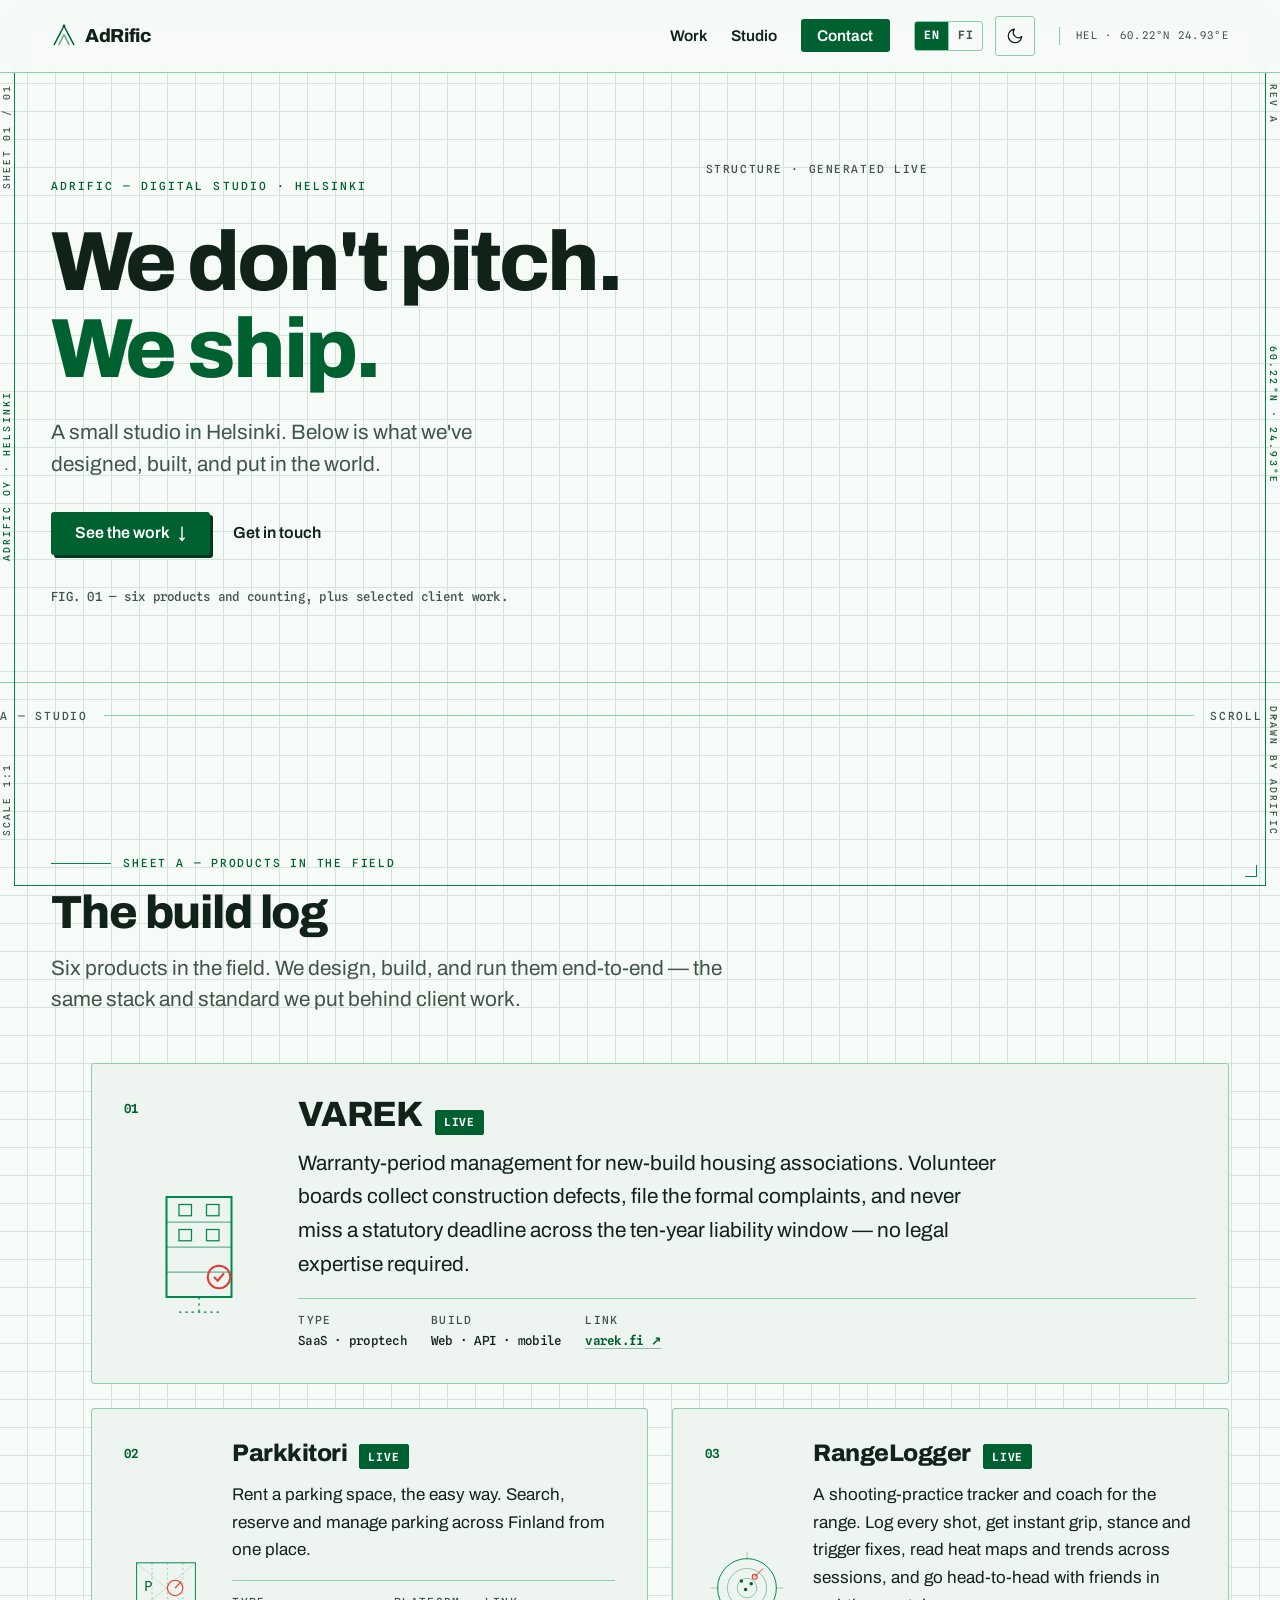
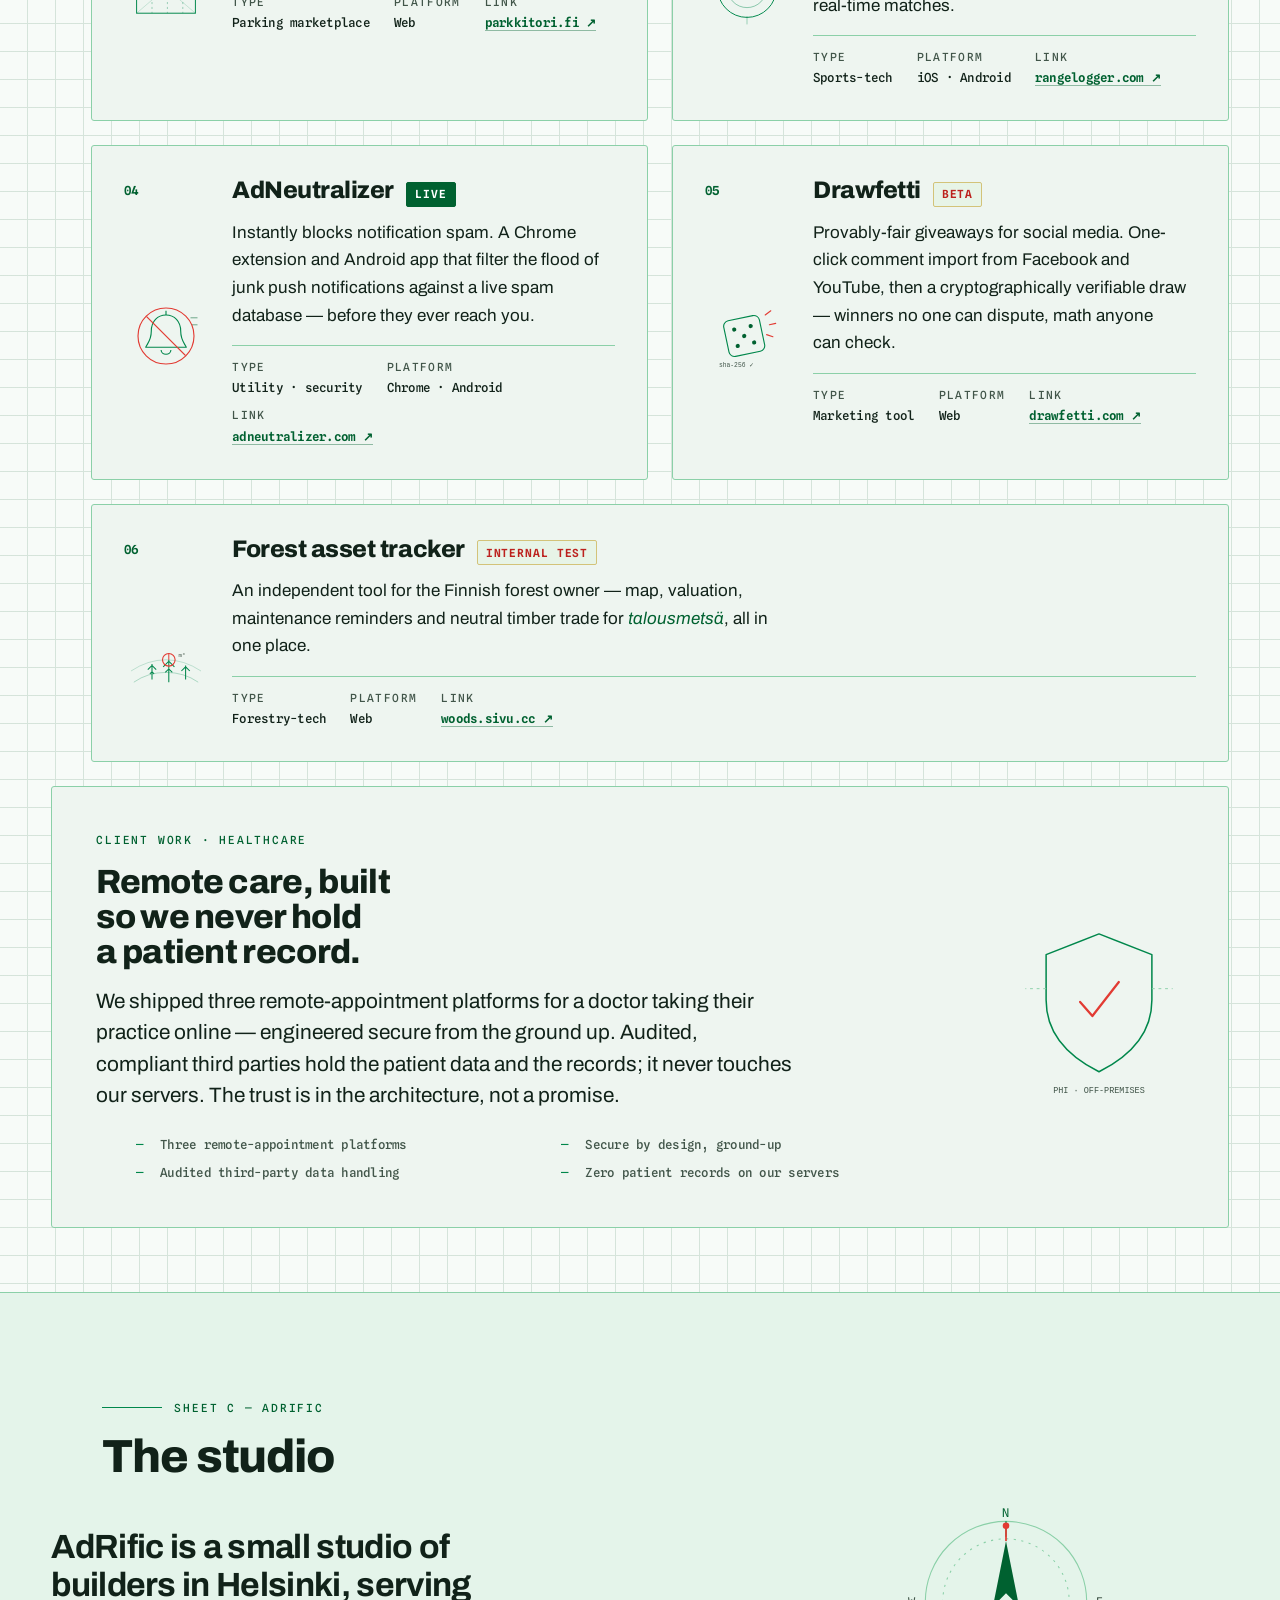
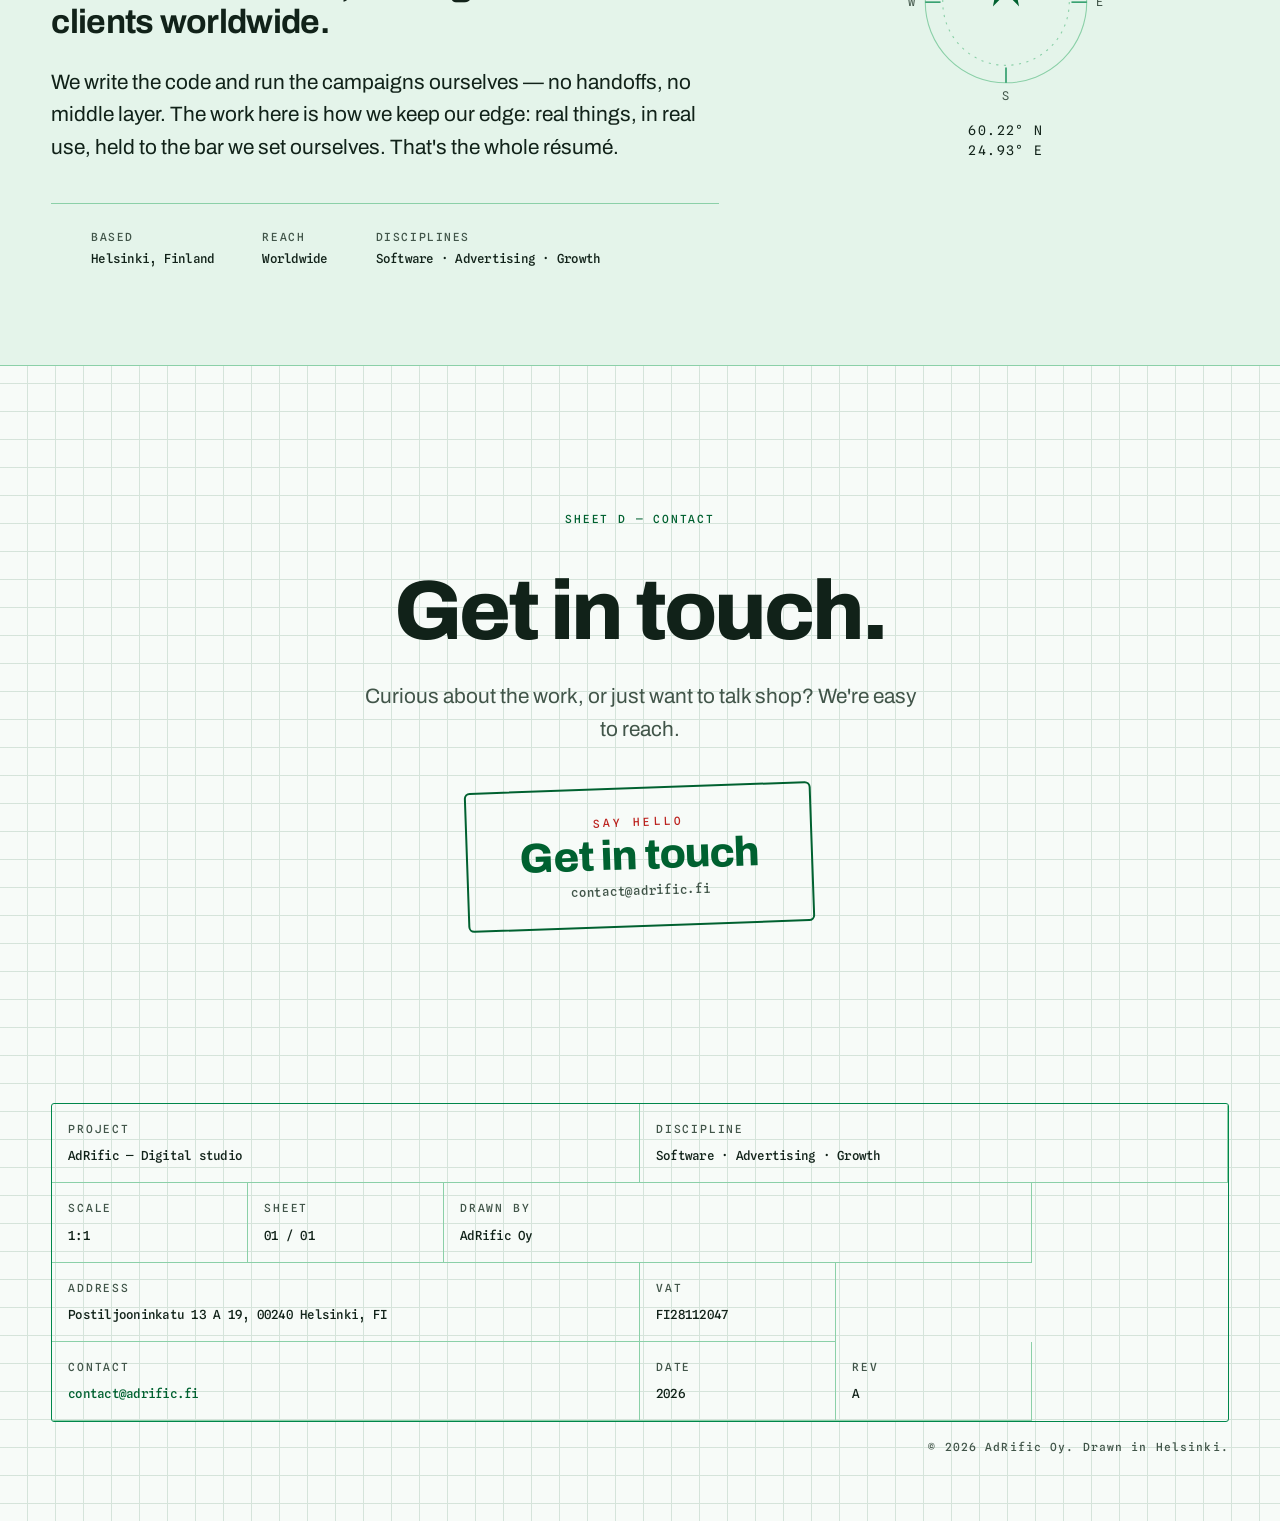
<file: index.html>
<!DOCTYPE html>
<html lang="en">

<head>
    <meta charset="UTF-8">
    <meta name="viewport" content="width=device-width, initial-scale=1.0">
    <script>
      (function () {
        var d = document.documentElement; d.classList.add('js');
        try {
          var saved = localStorage.getItem('adrific-theme');
          var theme = (saved === 'light' || saved === 'dark') ? saved
            : (matchMedia('(prefers-color-scheme: dark)').matches ? 'dark' : 'light');
          if (theme === 'dark') d.setAttribute('data-theme', 'dark');
          var lang = localStorage.getItem('adrific-lang');
          if (lang !== 'en' && lang !== 'fi') lang = (navigator.language || 'en').toLowerCase().indexOf('fi') === 0 ? 'fi' : 'en';
          d.setAttribute('lang', lang);
        } catch (e) {}
      })();
    </script>
    <title>AdRific — Digital studio in Helsinki</title>
    <meta name="description"
        content="AdRific is a small digital studio in Helsinki. A reference of the products and client work we've designed, built, and shipped. We don't pitch. We ship.">
    <meta name="theme-color" content="#f4f7f1">
    <meta property="og:title" content="AdRific — Digital studio in Helsinki">
    <meta property="og:description"
        content="A reference of the products and client work we've designed, built, and shipped.">
    <meta property="og:type" content="website">
    <meta property="og:locale" content="en">
    <link rel="icon" href="favicon.svg" type="image/svg+xml">
    <link rel="stylesheet" href="styles/main.css?v=2">
    <link rel="preconnect" href="https://fonts.googleapis.com">
    <link rel="preconnect" href="https://fonts.gstatic.com" crossorigin>
    <link href="https://fonts.googleapis.com/css2?family=Archivo:wght@400;500;600;700;800&family=Spline+Sans+Mono:wght@400;500;600&display=swap"
        rel="stylesheet">
</head>

<body>
    <a class="skip-link" href="#hero">Skip to content</a>

    <!-- Drawing-sheet frame + margin rail -->
    <div class="sheet-frame" aria-hidden="true">
        <div class="rail rail--left">
            <span class="rail__mark">SHEET 01 / 01</span>
            <span class="rail__mark rail__mark--mid">ADRIFIC OY · HELSINKI</span>
            <span class="rail__mark">SCALE 1:1</span>
        </div>
        <div class="rail rail--right">
            <span class="rail__mark">REV A</span>
            <span class="rail__mark rail__mark--mid">60.22°N · 24.93°E</span>
            <span class="rail__mark">DRAWN BY ADRIFIC</span>
        </div>
    </div>

    <header class="masthead" id="top">
        <nav class="masthead__nav nav" aria-label="Primary">
            <a class="brand" href="#top" aria-label="AdRific — home">
                <svg class="brand__mark" width="26" height="26" viewBox="0 0 26 26" aria-hidden="true" focusable="false">
                    <path d="M3 22 L13 3 L23 22" fill="none" stroke="currentColor" stroke-width="1.6"
                        stroke-linejoin="round" />
                    <path d="M7.8 22 L13 11.6 L18.2 22" fill="none" stroke="currentColor" stroke-width="1.6"
                        stroke-linejoin="round" opacity="0.55" />
                    <circle cx="13" cy="3" r="1.4" fill="currentColor" />
                </svg>
                <span class="brand__word">AdRific</span>
            </a>

            <ul class="nav__links" id="nav-menu">
                <li><a href="#work">Work</a></li>
                <li><a href="#studio">Studio</a></li>
                <li><a href="#contact" class="nav__cta">Contact</a></li>
            </ul>

            <div class="masthead__util">
                <div class="lang-switch" role="group" aria-label="Language / Kieli">
                    <button type="button" class="lang-switch__btn" data-lang="en" aria-pressed="true">EN</button>
                    <button type="button" class="lang-switch__btn" data-lang="fi" aria-pressed="false">FI</button>
                </div>
                <button class="theme-toggle" type="button" aria-pressed="false"
                    aria-label="Switch to dark theme" title="Toggle light / dark">
                    <svg class="icon-moon" width="18" height="18" viewBox="0 0 24 24" fill="none"
                        stroke="currentColor" stroke-width="1.7" aria-hidden="true">
                        <path d="M21 12.8A9 9 0 1 1 11.2 3a7 7 0 0 0 9.8 9.8Z" stroke-linejoin="round" />
                    </svg>
                    <svg class="icon-sun" width="18" height="18" viewBox="0 0 24 24" fill="none"
                        stroke="currentColor" stroke-width="1.7" aria-hidden="true">
                        <circle cx="12" cy="12" r="4.2" />
                        <path d="M12 2.5v3M12 18.5v3M2.5 12h3M18.5 12h3M5 5l2 2M17 17l2 2M19 5l-2 2M7 17l-2 2"
                            stroke-linecap="round" />
                    </svg>
                </button>
            </div>

            <p class="masthead__locator" aria-hidden="true">HEL · 60.22°N 24.93°E</p>

            <button class="nav__toggle" type="button" aria-expanded="false" aria-controls="nav-menu"
                aria-label="Open menu">
                <span class="nav__toggle-bar"></span>
                <span class="nav__toggle-bar"></span>
            </button>
        </nav>
    </header>

    <main>
        <!-- ░░ HERO ░░ -->
        <section class="hero" id="hero">
            <div class="hero__grid">
                <div class="hero__copy reveal">
                    <p class="kicker">AdRific — Digital studio · Helsinki</p>
                    <h1 class="hero__title">We don't pitch.<br><span class="hero__title-em">We ship.</span></h1>
                    <p class="hero__lede">
                        A small studio in Helsinki. Below is what we've designed, built, and put
                        in the world.
                    </p>
                    <div class="hero__actions">
                        <a href="#work" class="btn btn--stamp">See the work <span aria-hidden="true">↓</span></a>
                        <a href="#contact" class="btn btn--ghost">Get in touch</a>
                    </div>
                    <p class="hero__caption mono">FIG. 01 — six products and counting, plus selected client work.</p>
                </div>

                <div class="hero__plate reveal">
                    <!-- Live generative schematic renders here when JS + motion are available -->
                    <canvas class="hero__canvas" aria-hidden="true"></canvas>

                    <!-- Always-present static fallback: a real schematic, never a blank box -->
                    <svg class="hero__svg" viewBox="0 0 420 380" role="img"
                        aria-label="An isometric structural lattice drawn as an engineering schematic, annotated with dimension lines.">
                        <defs>
                            <pattern id="grid" width="24" height="24" patternUnits="userSpaceOnUse">
                                <path d="M24 0 H0 V24" fill="none" stroke="var(--grid-line)" stroke-width="1" />
                            </pattern>
                        </defs>
                        <rect x="0" y="0" width="420" height="380" fill="url(#grid)" />
                        <!-- isometric lattice -->
                        <g fill="none" stroke="var(--green-500)" stroke-width="1.4" stroke-linejoin="round">
                            <path d="M70 250 L210 170 L350 250 L210 330 Z" opacity="0.9" />
                            <path d="M70 250 L210 330 L210 170 M350 250 L210 330" opacity="0.5" />
                            <path d="M70 170 L210 90 L350 170 L210 250 Z" />
                            <path d="M70 170 L70 250 M350 170 L350 250 M210 90 L210 170" opacity="0.7" />
                            <path d="M140 130 L280 130 M140 210 L280 210" opacity="0.35" />
                            <path d="M210 90 L210 18" stroke-dasharray="3 4" opacity="0.6" />
                        </g>
                        <g fill="var(--green-700)">
                            <circle cx="70" cy="170" r="3" /><circle cx="350" cy="170" r="3" />
                            <circle cx="210" cy="90" r="3" /><circle cx="210" cy="250" r="3" />
                            <circle cx="70" cy="250" r="3" /><circle cx="350" cy="250" r="3" />
                        </g>
                        <circle cx="210" cy="18" r="4" fill="var(--signal)" />
                        <!-- dimension annotations -->
                        <g class="dim" stroke="var(--ink-muted)" stroke-width="1" fill="var(--ink-muted)">
                            <path d="M70 348 L350 348" />
                            <path d="M70 343 L70 353 M350 343 L350 353" />
                            <text x="210" y="366" text-anchor="middle">SPAN — 280</text>
                        </g>
                    </svg>

                    <p class="hero__plate-label mono" aria-hidden="true">STRUCTURE · GENERATED LIVE</p>
                </div>
            </div>
            <div class="hero__rule" aria-hidden="true">
                <span class="mono">A — STUDIO</span>
                <span class="hero__rule-line"></span>
                <span class="mono">SCROLL ↓</span>
            </div>
        </section>

        <!-- ░░ WORK / PORTFOLIO INDEX ░░ -->
        <section class="work" id="work" aria-labelledby="work-title">
            <header class="section-head">
                <p class="section-head__tag mono">Sheet A — Products in the field</p>
                <h2 class="section-head__title" id="work-title">The build log</h2>
                <p class="section-head__intro">
                    Six products in the field. We design, build, and run them end-to-end — the same
                    stack and standard we put behind client work.
                </p>
            </header>

            <ol class="work__index">
                <!-- VAREK (featured) -->
                <li class="plate plate--feature">
                    <span class="plate__no mono">01</span>
                    <div class="plate__diagram" aria-hidden="true">
                        <svg viewBox="0 0 120 120" fill="none" stroke="currentColor">
                            <rect x="34" y="20" width="52" height="80" stroke-width="1.6" />
                            <path d="M34 40 H86 M34 60 H86 M34 80 H86" stroke-width="1" opacity="0.6" />
                            <rect x="44" y="26" width="10" height="9" stroke-width="1" />
                            <rect x="66" y="26" width="10" height="9" stroke-width="1" />
                            <rect x="44" y="46" width="10" height="9" stroke-width="1" />
                            <rect x="66" y="46" width="10" height="9" stroke-width="1" />
                            <path d="M60 100 V112 M44 112 H76" stroke-width="1" stroke-dasharray="2 3" />
                            <circle cx="76" cy="84" r="9" stroke="var(--signal)" stroke-width="1.6" />
                            <path d="M72 84 l3 3 l5 -6" stroke="var(--signal)" stroke-width="1.6" />
                        </svg>
                    </div>
                    <div class="plate__body">
                        <div class="plate__head">
                            <h3 class="plate__name">VAREK</h3>
                            <span class="tag tag--live">Live</span>
                        </div>
                        <p class="plate__desc">
                            Warranty-period management for new-build housing associations. Volunteer boards
                            collect construction defects, file the formal complaints, and never miss a
                            statutory deadline across the ten-year liability window — no legal expertise required.
                        </p>
                        <dl class="plate__meta mono">
                            <div><dt>Type</dt><dd>SaaS · proptech</dd></div>
                            <div><dt>Build</dt><dd>Web · API · mobile</dd></div>
                            <div><dt>Link</dt><dd><a href="https://varek.fi" target="_blank"
                                        rel="noopener">varek.fi ↗</a></dd></div>
                        </dl>
                    </div>
                </li>

                <!-- Parkkitori -->
                <li class="plate">
                    <span class="plate__no mono">02</span>
                    <div class="plate__diagram" aria-hidden="true">
                        <svg viewBox="0 0 120 120" fill="none" stroke="currentColor">
                            <rect x="18" y="24" width="84" height="72" stroke-width="1.4" />
                            <path d="M18 24 L102 96 M102 24 L18 96" stroke-width="1" opacity="0.25" />
                            <path d="M40 24 V96 M62 24 V96 M84 24 V96" stroke-width="1" opacity="0.5"
                                stroke-dasharray="3 4" />
                            <text x="29" y="64" font-family="monospace" font-size="20"
                                fill="var(--green-700)" stroke="none">P</text>
                            <circle cx="73" cy="60" r="11" stroke="var(--signal)" stroke-width="1.6" />
                            <path d="M73 60 l9 -9" stroke="var(--signal)" stroke-width="1.6" />
                        </svg>
                    </div>
                    <div class="plate__body">
                        <div class="plate__head">
                            <h3 class="plate__name">Parkkitori</h3>
                            <span class="tag tag--live">Live</span>
                        </div>
                        <p class="plate__desc">
                            Rent a parking space, the easy way. Search, reserve and manage parking
                            across Finland from one place.
                        </p>
                        <dl class="plate__meta mono">
                            <div><dt>Type</dt><dd>Parking marketplace</dd></div>
                            <div><dt>Platform</dt><dd>Web</dd></div>
                            <div><dt>Link</dt><dd><a href="https://parkkitori.fi" target="_blank"
                                        rel="noopener">parkkitori.fi ↗</a></dd></div>
                        </dl>
                    </div>
                </li>

                <!-- RangeLogger -->
                <li class="plate">
                    <span class="plate__no mono">03</span>
                    <div class="plate__diagram" aria-hidden="true">
                        <svg viewBox="0 0 120 120" fill="none" stroke="currentColor">
                            <circle cx="60" cy="60" r="42" stroke-width="1.4" />
                            <circle cx="60" cy="60" r="28" stroke-width="1" opacity="0.6" />
                            <circle cx="60" cy="60" r="14" stroke-width="1" opacity="0.6" />
                            <path d="M60 8 V20 M60 100 V112 M8 60 H20 M100 60 H112" stroke-width="1"
                                opacity="0.5" />
                            <circle cx="52" cy="50" r="2.5" fill="var(--green-700)" stroke="none" />
                            <circle cx="66" cy="54" r="2.5" fill="var(--green-700)" stroke="none" />
                            <circle cx="58" cy="62" r="2.5" fill="var(--green-700)" stroke="none" />
                            <circle cx="71" cy="44" r="3.5" fill="none" stroke="var(--signal)"
                                stroke-width="1.6" />
                            <path d="M71 44 l12 -12" stroke="var(--signal)" stroke-width="1.4" />
                        </svg>
                    </div>
                    <div class="plate__body">
                        <div class="plate__head">
                            <h3 class="plate__name">RangeLogger</h3>
                            <span class="tag tag--live">Live</span>
                        </div>
                        <p class="plate__desc">
                            A shooting-practice tracker and coach for the range. Log every shot, get instant
                            grip, stance and trigger fixes, read heat maps and trends across sessions, and go
                            head-to-head with friends in real-time matches.
                        </p>
                        <dl class="plate__meta mono">
                            <div><dt>Type</dt><dd>Sports-tech</dd></div>
                            <div><dt>Platform</dt><dd>iOS · Android</dd></div>
                            <div><dt>Link</dt><dd><a href="https://rangelogger.com" target="_blank"
                                        rel="noopener">rangelogger.com ↗</a></dd></div>
                        </dl>
                    </div>
                </li>

                <!-- AdNeutralizer -->
                <li class="plate">
                    <span class="plate__no mono">04</span>
                    <div class="plate__diagram" aria-hidden="true">
                        <svg viewBox="0 0 120 120" fill="none" stroke="currentColor">
                            <path d="M60 30 c-12 0 -21 9 -21 23 c0 13 -5 17 -8 23 h58 c-3 -6 -8 -10 -8 -23 c0 -14 -9 -23 -21 -23 Z"
                                stroke-width="1.6" stroke-linejoin="round" />
                            <path d="M60 24 v6" stroke-width="1.6" />
                            <path d="M53 80 a7 6 0 0 0 14 0" stroke-width="1.6" />
                            <g stroke="var(--green-700)" stroke-width="1.4" opacity="0.55">
                                <path d="M95 34 h10 M97 44 h8" />
                            </g>
                            <circle cx="60" cy="60" r="40" stroke="var(--signal)" stroke-width="1.6" />
                            <path d="M32 32 L88 88" stroke="var(--signal)" stroke-width="1.8" />
                        </svg>
                    </div>
                    <div class="plate__body">
                        <div class="plate__head">
                            <h3 class="plate__name">AdNeutralizer</h3>
                            <span class="tag tag--live">Live</span>
                        </div>
                        <p class="plate__desc">
                            Instantly blocks notification spam. A Chrome extension and Android app that
                            filter the flood of junk push notifications against a live spam database —
                            before they ever reach you.
                        </p>
                        <dl class="plate__meta mono">
                            <div><dt>Type</dt><dd>Utility · security</dd></div>
                            <div><dt>Platform</dt><dd>Chrome · Android</dd></div>
                            <div><dt>Link</dt><dd><a href="https://adneutralizer.com" target="_blank"
                                        rel="noopener">adneutralizer.com ↗</a></dd></div>
                        </dl>
                    </div>
                </li>

                <!-- Drawfetti -->
                <li class="plate">
                    <span class="plate__no mono">05</span>
                    <div class="plate__diagram" aria-hidden="true">
                        <svg viewBox="0 0 120 120" fill="none" stroke="currentColor">
                            <rect x="30" y="34" width="52" height="52" rx="8" stroke-width="1.6"
                                transform="rotate(-12 56 60)" />
                            <g stroke="none" fill="var(--green-700)" transform="rotate(-12 56 60)">
                                <circle cx="44" cy="48" r="3" /><circle cx="68" cy="48" r="3" />
                                <circle cx="56" cy="60" r="3" /><circle cx="44" cy="72" r="3" />
                                <circle cx="68" cy="72" r="3" />
                            </g>
                            <path d="M86 30 l8 -6 M92 44 l9 -2 M88 58 l9 3" stroke="var(--signal)"
                                stroke-width="1.6" stroke-linecap="round" />
                            <text x="20" y="104" font-family="monospace" font-size="9"
                                fill="var(--ink-muted)" stroke="none">sha-256 ✓</text>
                        </svg>
                    </div>
                    <div class="plate__body">
                        <div class="plate__head">
                            <h3 class="plate__name">Drawfetti</h3>
                            <span class="tag tag--beta">Beta</span>
                        </div>
                        <p class="plate__desc">
                            Provably-fair giveaways for social media. One-click comment import from Facebook
                            and YouTube, then a cryptographically verifiable draw — winners no one can dispute,
                            math anyone can check.
                        </p>
                        <dl class="plate__meta mono">
                            <div><dt>Type</dt><dd>Marketing tool</dd></div>
                            <div><dt>Platform</dt><dd>Web</dd></div>
                            <div><dt>Link</dt><dd><a href="https://drawfetti.com" target="_blank"
                                        rel="noopener">drawfetti.com ↗</a></dd></div>
                        </dl>
                    </div>
                </li>

                <!-- Forest asset tracker (working title; full-width closer) -->
                <li class="plate plate--span">
                    <span class="plate__no mono">06</span>
                    <div class="plate__diagram" aria-hidden="true">
                        <svg viewBox="0 0 120 120" fill="none" stroke="currentColor">
                            <path d="M14 96 q20 -14 46 -14 q26 0 46 14" stroke-width="1" opacity="0.4" />
                            <path d="M10 80 q24 -16 50 -16 q26 0 50 16" stroke-width="1" opacity="0.3" />
                            <g stroke-width="1.5">
                                <path d="M40 92 V70 M34 78 l6 -6 l6 6 M37 84 l3 -3 l3 3" />
                                <path d="M64 96 V64 M56 74 l8 -8 l8 8 M59 82 l5 -5 l5 5" />
                                <path d="M88 92 V72 M82 80 l6 -6 l6 6" />
                            </g>
                            <circle cx="64" cy="64" r="9" stroke="var(--signal)" stroke-width="1.6" />
                            <path d="M64 64 V55" stroke="var(--signal)" stroke-width="1.4" />
                            <text x="78" y="60" font-family="monospace" font-size="8"
                                fill="var(--ink-muted)" stroke="none">m³</text>
                        </svg>
                    </div>
                    <div class="plate__body">
                        <div class="plate__head">
                            <h3 class="plate__name">Forest asset tracker</h3>
                            <span class="tag tag--beta">Internal test</span>
                        </div>
                        <p class="plate__desc">
                            An independent tool for the Finnish forest owner — map, valuation, maintenance
                            reminders and neutral timber trade for <em>talousmetsä</em>, all in one place.
                        </p>
                        <dl class="plate__meta mono">
                            <div><dt>Type</dt><dd>Forestry-tech</dd></div>
                            <div><dt>Platform</dt><dd>Web</dd></div>
                            <div><dt>Link</dt><dd><a href="https://woods.sivu.cc" target="_blank"
                                        rel="noopener">woods.sivu.cc ↗</a></dd></div>
                        </dl>
                    </div>
                </li>
            </ol>

            <article class="delivery" aria-labelledby="delivery-title">
                <div class="delivery__body">
                    <p class="delivery__tag mono">Client work · Healthcare</p>
                    <h3 class="delivery__title" id="delivery-title">
                        Remote care, built so we never hold a patient record.
                    </h3>
                    <p class="delivery__desc">
                        We shipped three remote-appointment platforms for a doctor taking their practice
                        online — engineered secure from the ground up. Audited, compliant third parties
                        hold the patient data and the records; it never touches our servers. The trust is
                        in the architecture, not a promise.
                    </p>
                    <ul class="delivery__specs mono">
                        <li>Three remote-appointment platforms</li>
                        <li>Secure by design, ground-up</li>
                        <li>Audited third-party data handling</li>
                        <li>Zero patient records on our servers</li>
                    </ul>
                </div>
                <div class="delivery__plate" aria-hidden="true">
                    <svg viewBox="0 0 180 196" fill="none">
                        <path d="M90 20 L146 42 V90 C146 126 122 150 90 166 C58 150 34 126 34 90 V42 Z"
                            stroke="var(--green-500)" stroke-width="1.6" stroke-linejoin="round" />
                        <path d="M70 92 l13 15 l28 -36" stroke="var(--signal)" stroke-width="2.4"
                            stroke-linecap="round" stroke-linejoin="round" />
                        <path d="M34 78 H12 M146 78 H168" stroke="var(--green-300)" stroke-width="1"
                            stroke-dasharray="3 4" />
                        <text x="90" y="188" text-anchor="middle" font-family="monospace" font-size="9"
                            fill="var(--ink-muted)">PHI · OFF-PREMISES</text>
                    </svg>
                </div>
            </article>
        </section>

        <!-- ░░ STUDIO / ABOUT ░░ -->
        <section class="studio" id="studio" aria-labelledby="studio-title">
            <div class="studio__inner">
                <div class="studio__main">
                    <header class="section-head section-head--tight">
                        <p class="section-head__tag mono">Sheet C — AdRific</p>
                        <h2 class="section-head__title" id="studio-title">The studio</h2>
                    </header>
                    <p class="studio__lead">
                        AdRific is a small studio of builders in Helsinki, serving clients worldwide.
                    </p>
                    <p class="studio__body">
                        We write the code and run the campaigns ourselves — no handoffs, no middle layer.
                        The work here is how we keep our edge: real things, in real use, held to the bar we
                        set ourselves. That's the whole résumé.
                    </p>
                    <ul class="studio__facts mono" aria-label="Studio facts">
                        <li><span>Based</span> Helsinki, Finland</li>
                        <li><span>Reach</span> Worldwide</li>
                        <li><span>Disciplines</span> Software · Advertising · Growth</li>
                    </ul>
                </div>

                <aside class="studio__aside" aria-hidden="true">
                    <svg viewBox="0 0 220 250" fill="none" role="presentation">
                        <circle cx="110" cy="100" r="74" stroke="var(--green-300)" stroke-width="1" />
                        <circle cx="110" cy="100" r="58" stroke="var(--green-300)" stroke-width="1"
                            stroke-dasharray="2 5" />
                        <!-- cardinal ticks -->
                        <g stroke="var(--green-500)" stroke-width="1.2">
                            <path d="M110 26 V40 M110 160 V174 M36 100 H50 M170 100 H184" />
                        </g>
                        <!-- north arrow -->
                        <path d="M110 44 L122 104 L110 92 L98 104 Z" fill="var(--green-700)" />
                        <path d="M110 44 L110 30" stroke="var(--signal)" stroke-width="1.6" />
                        <circle cx="110" cy="30" r="3" fill="var(--signal)" />
                        <!-- labels -->
                        <g fill="var(--ink-muted)" font-family="'Spline Sans Mono', monospace" font-size="11"
                            letter-spacing="0.1em">
                            <text x="110" y="22" text-anchor="middle" fill="var(--green-700)">N</text>
                            <text x="110" y="190" text-anchor="middle">S</text>
                            <text x="196" y="104" text-anchor="middle">E</text>
                            <text x="24" y="104" text-anchor="middle">W</text>
                        </g>
                        <!-- coordinate block -->
                        <g font-family="'Spline Sans Mono', monospace" letter-spacing="0.08em">
                            <text x="110" y="222" text-anchor="middle" font-size="12"
                                fill="var(--ink)">60.22° N</text>
                            <text x="110" y="240" text-anchor="middle" font-size="12"
                                fill="var(--ink)">24.93° E</text>
                        </g>
                    </svg>
                </aside>
            </div>
        </section>

        <!-- ░░ CONTACT STAMP ░░ -->
        <section class="contact" id="contact" aria-labelledby="contact-title">
            <div class="contact__inner">
                <p class="section-head__tag mono">Sheet D — Contact</p>
                <h2 class="contact__title" id="contact-title">Get in touch.</h2>
                <p class="contact__lede">
                    Curious about the work, or just want to talk shop? We're easy to reach.
                </p>
                <a class="stamp" href="mailto:contact@adrific.fi?subject=Hello%20AdRific">
                    <span class="stamp__kicker mono">Say hello</span>
                    <span class="stamp__main">Get in touch</span>
                    <span class="stamp__addr mono">contact@adrific.fi</span>
                </a>
            </div>
        </section>
    </main>

    <!-- ░░ TITLE BLOCK FOOTER ░░ -->
    <footer class="title-block">
        <div class="title-block__grid mono">
            <div class="tb-cell tb-cell--wide">
                <span class="tb-cell__k">Project</span>
                <span class="tb-cell__v">AdRific — Digital studio</span>
            </div>
            <div class="tb-cell tb-cell--wide">
                <span class="tb-cell__k">Discipline</span>
                <span class="tb-cell__v">Software · Advertising · Growth</span>
            </div>
            <div class="tb-cell">
                <span class="tb-cell__k">Scale</span>
                <span class="tb-cell__v">1:1</span>
            </div>
            <div class="tb-cell">
                <span class="tb-cell__k">Sheet</span>
                <span class="tb-cell__v">01 / 01</span>
            </div>
            <div class="tb-cell tb-cell--wide">
                <span class="tb-cell__k">Drawn by</span>
                <span class="tb-cell__v">AdRific Oy</span>
            </div>
            <div class="tb-cell tb-cell--wide">
                <span class="tb-cell__k">Address</span>
                <span class="tb-cell__v">Postiljooninkatu 13 A 19, 00240 Helsinki, FI</span>
            </div>
            <div class="tb-cell">
                <span class="tb-cell__k">VAT</span>
                <span class="tb-cell__v">FI28112047</span>
            </div>
            <div class="tb-cell tb-cell--wide">
                <span class="tb-cell__k">Contact</span>
                <span class="tb-cell__v"><a href="mailto:contact@adrific.fi">contact@adrific.fi</a></span>
            </div>
            <div class="tb-cell">
                <span class="tb-cell__k">Date</span>
                <span class="tb-cell__v">2026</span>
            </div>
            <div class="tb-cell">
                <span class="tb-cell__k">Rev</span>
                <span class="tb-cell__v">A</span>
            </div>
        </div>
        <p class="title-block__copy mono">© 2026 AdRific Oy. Drawn in Helsinki.</p>
    </footer>

    <script src="scripts/main.js?v=2"></script>
</body>

</html>
</file>
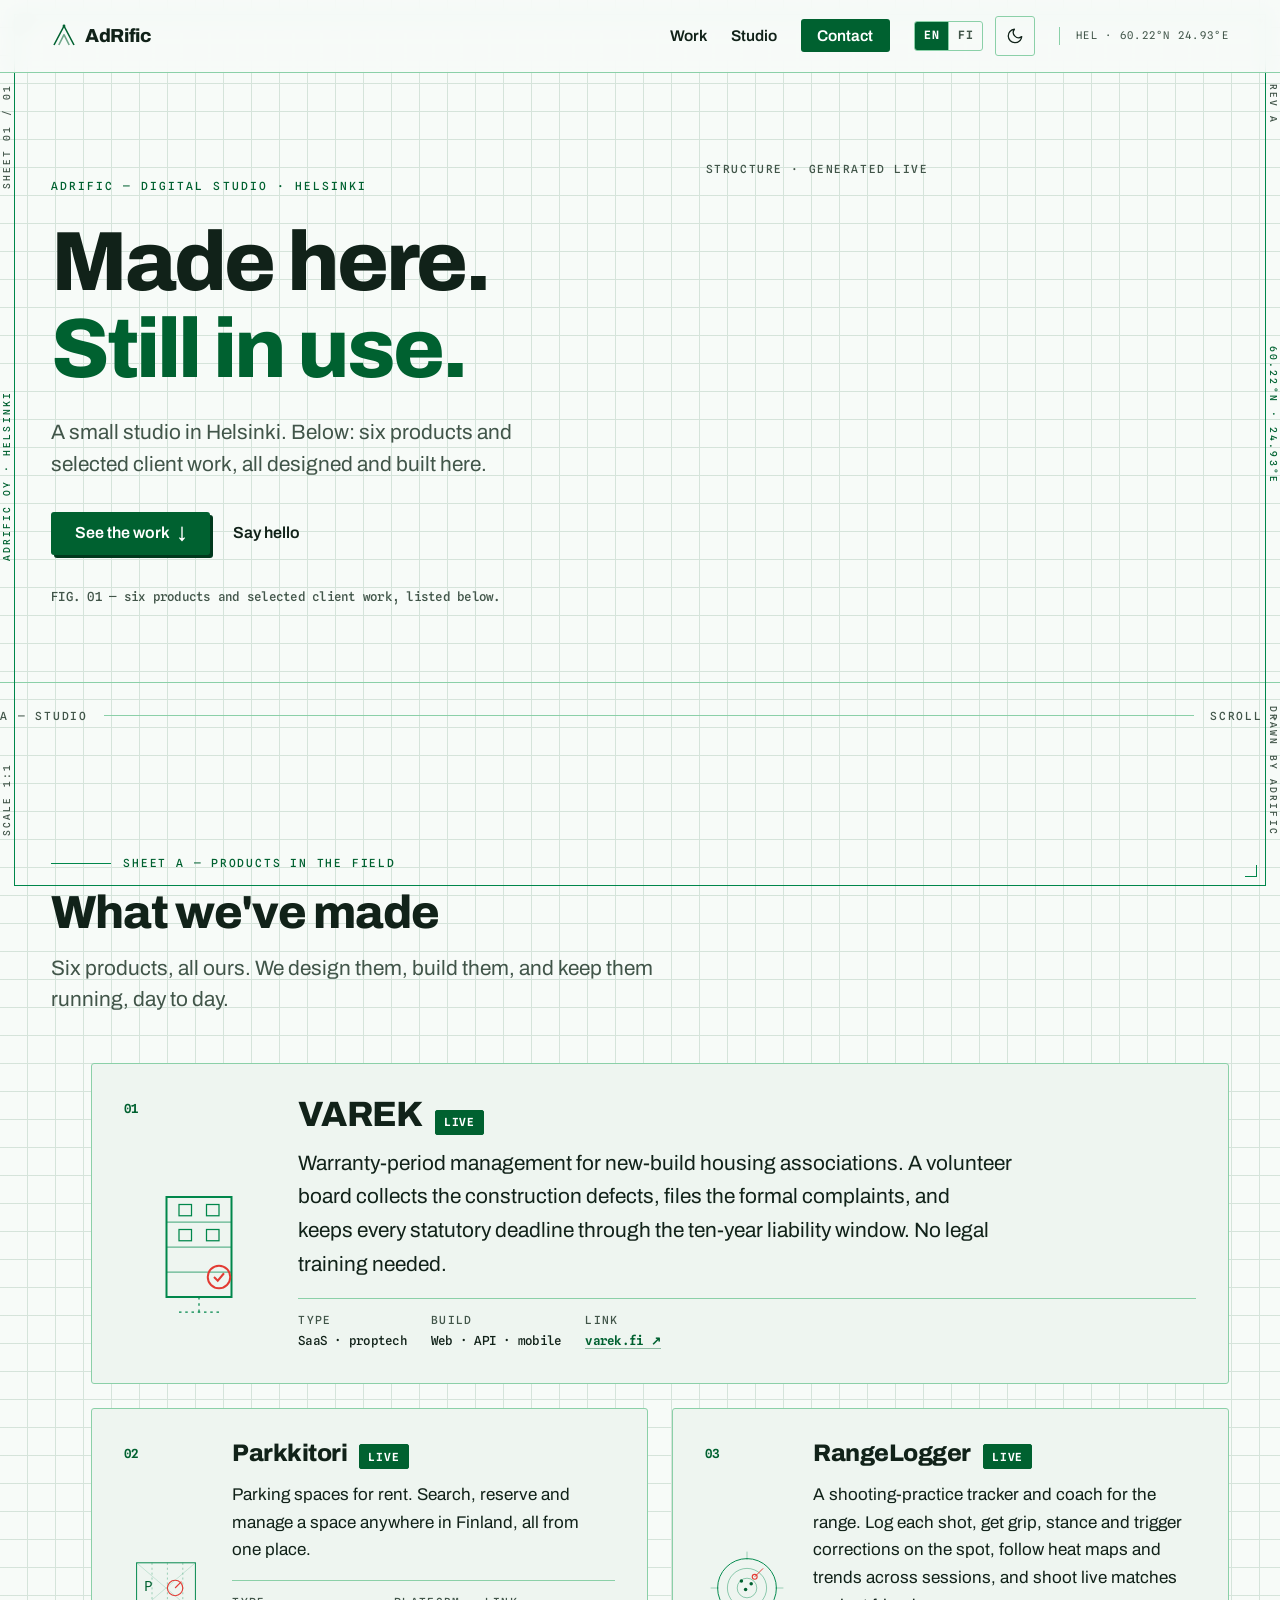
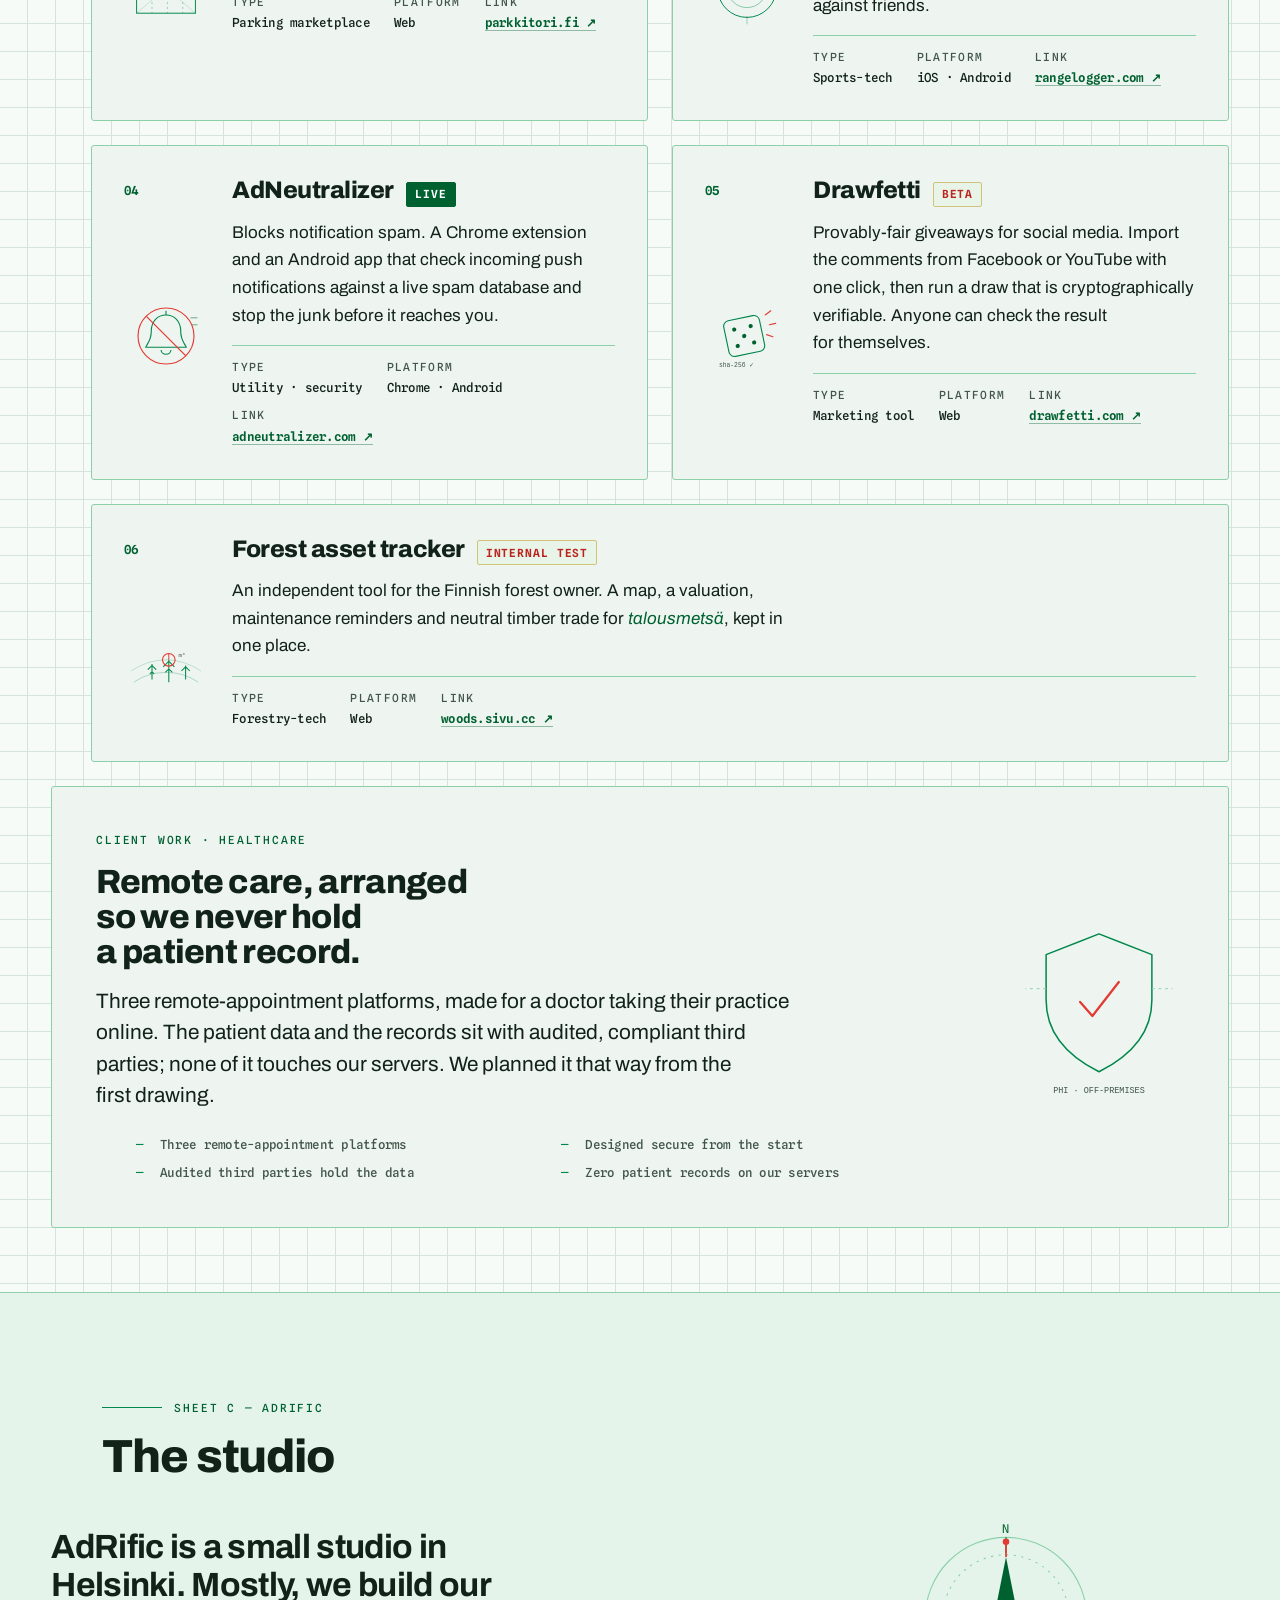
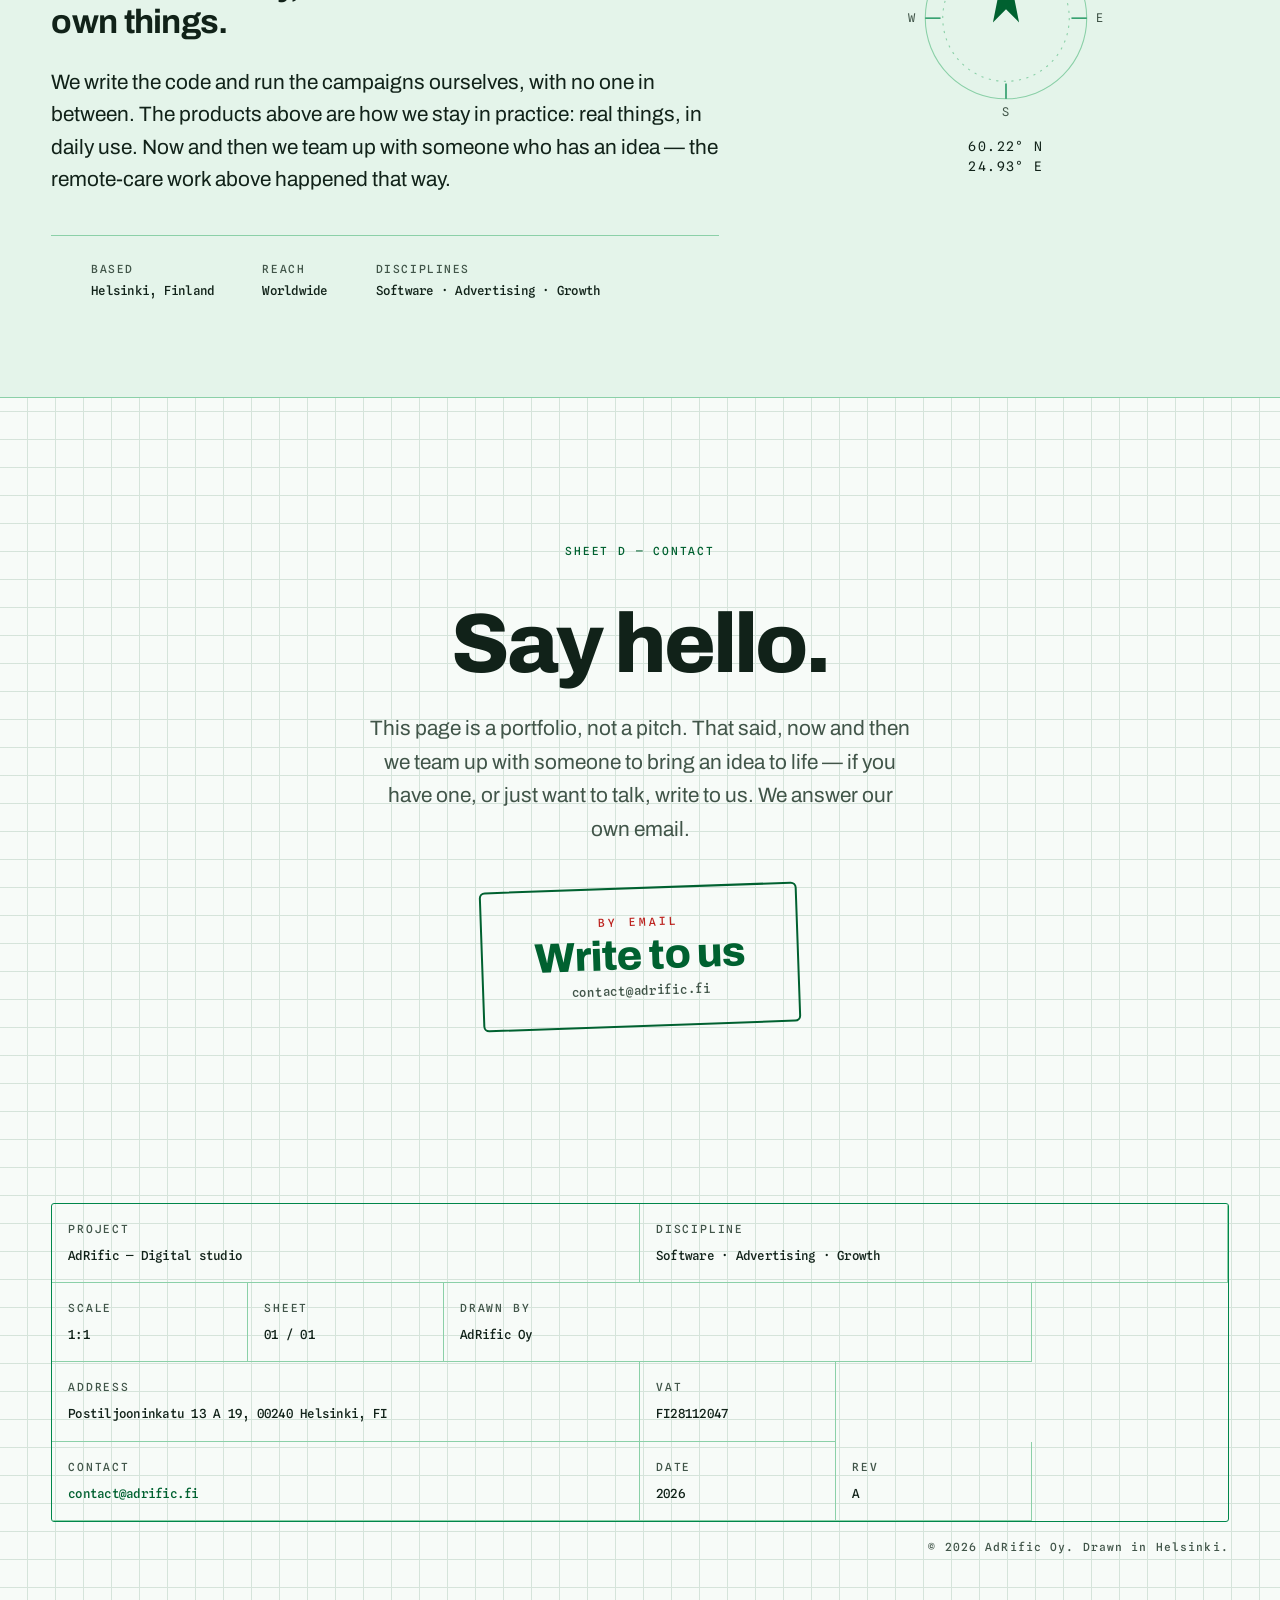
<file: public/index.html>
<!DOCTYPE html>
<html lang="en">

<head>
    <meta charset="UTF-8">
    <meta name="viewport" content="width=device-width, initial-scale=1.0">
    <script>
      (function () {
        var d = document.documentElement; d.classList.add('js');
        try {
          var saved = localStorage.getItem('adrific-theme');
          var theme = (saved === 'light' || saved === 'dark') ? saved
            : (matchMedia('(prefers-color-scheme: dark)').matches ? 'dark' : 'light');
          if (theme === 'dark') d.setAttribute('data-theme', 'dark');
          var lang = localStorage.getItem('adrific-lang');
          if (lang !== 'en' && lang !== 'fi') lang = (navigator.language || 'en').toLowerCase().indexOf('fi') === 0 ? 'fi' : 'en';
          d.setAttribute('lang', lang);
        } catch (e) {}
      })();
    </script>
    <title>AdRific — Digital studio in Helsinki</title>
    <meta name="description"
        content="AdRific is a small digital studio in Helsinki. We design a thing, build it, then run it. This page lists what is in use — six products and selected client work.">
    <meta name="theme-color" content="#f4f7f1">
    <meta property="og:title" content="AdRific — Digital studio in Helsinki">
    <meta property="og:description"
        content="This page lists what is in use: six products and selected client work.">
    <meta property="og:type" content="website">
    <meta property="og:locale" content="en">
    <link rel="icon" href="favicon.svg" type="image/svg+xml">
    <link rel="stylesheet" href="styles/main.css?v=3">
    <link rel="preconnect" href="https://fonts.googleapis.com">
    <link rel="preconnect" href="https://fonts.gstatic.com" crossorigin>
    <link href="https://fonts.googleapis.com/css2?family=Archivo:wght@400;500;600;700;800&family=Spline+Sans+Mono:wght@400;500;600&display=swap"
        rel="stylesheet">
</head>

<body>
    <a class="skip-link" href="#hero">Skip to content</a>

    <!-- Drawing-sheet frame + margin rail -->
    <div class="sheet-frame" aria-hidden="true">
        <div class="rail rail--left">
            <span class="rail__mark">SHEET 01 / 01</span>
            <span class="rail__mark rail__mark--mid">ADRIFIC OY · HELSINKI</span>
            <span class="rail__mark">SCALE 1:1</span>
        </div>
        <div class="rail rail--right">
            <span class="rail__mark">REV A</span>
            <span class="rail__mark rail__mark--mid">60.22°N · 24.93°E</span>
            <span class="rail__mark">DRAWN BY ADRIFIC</span>
        </div>
    </div>

    <header class="masthead" id="top">
        <nav class="masthead__nav nav" aria-label="Primary">
            <a class="brand" href="#top" aria-label="AdRific — home">
                <svg class="brand__mark" width="26" height="26" viewBox="0 0 26 26" aria-hidden="true" focusable="false">
                    <path d="M3 22 L13 3 L23 22" fill="none" stroke="currentColor" stroke-width="1.6"
                        stroke-linejoin="round" />
                    <path d="M7.8 22 L13 11.6 L18.2 22" fill="none" stroke="currentColor" stroke-width="1.6"
                        stroke-linejoin="round" opacity="0.55" />
                    <circle cx="13" cy="3" r="1.4" fill="currentColor" />
                </svg>
                <span class="brand__word">AdRific</span>
            </a>

            <ul class="nav__links" id="nav-menu">
                <li><a href="#work">Work</a></li>
                <li><a href="#studio">Studio</a></li>
                <li><a href="#contact" class="nav__cta">Contact</a></li>
            </ul>

            <div class="masthead__util">
                <div class="lang-switch" role="group" aria-label="Language / Kieli">
                    <button type="button" class="lang-switch__btn" data-lang="en" aria-pressed="true">EN</button>
                    <button type="button" class="lang-switch__btn" data-lang="fi" aria-pressed="false">FI</button>
                </div>
                <button class="theme-toggle" type="button" aria-pressed="false"
                    aria-label="Switch to dark theme" title="Toggle light / dark">
                    <svg class="icon-moon" width="18" height="18" viewBox="0 0 24 24" fill="none"
                        stroke="currentColor" stroke-width="1.7" aria-hidden="true">
                        <path d="M21 12.8A9 9 0 1 1 11.2 3a7 7 0 0 0 9.8 9.8Z" stroke-linejoin="round" />
                    </svg>
                    <svg class="icon-sun" width="18" height="18" viewBox="0 0 24 24" fill="none"
                        stroke="currentColor" stroke-width="1.7" aria-hidden="true">
                        <circle cx="12" cy="12" r="4.2" />
                        <path d="M12 2.5v3M12 18.5v3M2.5 12h3M18.5 12h3M5 5l2 2M17 17l2 2M19 5l-2 2M7 17l-2 2"
                            stroke-linecap="round" />
                    </svg>
                </button>
            </div>

            <p class="masthead__locator" aria-hidden="true">HEL · 60.22°N 24.93°E</p>

            <button class="nav__toggle" type="button" aria-expanded="false" aria-controls="nav-menu"
                aria-label="Open menu">
                <span class="nav__toggle-bar"></span>
                <span class="nav__toggle-bar"></span>
            </button>
        </nav>
    </header>

    <main>
        <!-- ░░ HERO ░░ -->
        <section class="hero" id="hero">
            <div class="hero__grid">
                <div class="hero__copy reveal">
                    <p class="kicker">AdRific — Digital studio · Helsinki</p>
                    <h1 class="hero__title">Made here.<br><span class="hero__title-em">Still in use.</span></h1>
                    <p class="hero__lede">
                        A small studio in Helsinki. Below: six products and selected client work,
                        all designed and built here.
                    </p>
                    <div class="hero__actions">
                        <a href="#work" class="btn btn--stamp">See the work <span aria-hidden="true">↓</span></a>
                        <a href="#contact" class="btn btn--ghost">Say hello</a>
                    </div>
                    <p class="hero__caption mono">FIG. 01 — six products and selected client work, listed below.</p>
                </div>

                <div class="hero__plate reveal">
                    <!-- Live generative schematic renders here when JS + motion are available -->
                    <canvas class="hero__canvas" aria-hidden="true"></canvas>

                    <!-- Always-present static fallback: a real schematic, never a blank box -->
                    <svg class="hero__svg" viewBox="0 0 420 380" role="img"
                        aria-label="An isometric structural lattice drawn as an engineering schematic, annotated with dimension lines.">
                        <defs>
                            <pattern id="grid" width="24" height="24" patternUnits="userSpaceOnUse">
                                <path d="M24 0 H0 V24" fill="none" stroke="var(--grid-line)" stroke-width="1" />
                            </pattern>
                        </defs>
                        <rect x="0" y="0" width="420" height="380" fill="url(#grid)" />
                        <!-- isometric lattice -->
                        <g fill="none" stroke="var(--green-500)" stroke-width="1.4" stroke-linejoin="round">
                            <path d="M70 250 L210 170 L350 250 L210 330 Z" opacity="0.9" />
                            <path d="M70 250 L210 330 L210 170 M350 250 L210 330" opacity="0.5" />
                            <path d="M70 170 L210 90 L350 170 L210 250 Z" />
                            <path d="M70 170 L70 250 M350 170 L350 250 M210 90 L210 170" opacity="0.7" />
                            <path d="M140 130 L280 130 M140 210 L280 210" opacity="0.35" />
                            <path d="M210 90 L210 18" stroke-dasharray="3 4" opacity="0.6" />
                        </g>
                        <g fill="var(--green-700)">
                            <circle cx="70" cy="170" r="3" /><circle cx="350" cy="170" r="3" />
                            <circle cx="210" cy="90" r="3" /><circle cx="210" cy="250" r="3" />
                            <circle cx="70" cy="250" r="3" /><circle cx="350" cy="250" r="3" />
                        </g>
                        <circle cx="210" cy="18" r="4" fill="var(--signal)" />
                        <!-- dimension annotations -->
                        <g class="dim" stroke="var(--ink-muted)" stroke-width="1" fill="var(--ink-muted)">
                            <path d="M70 348 L350 348" />
                            <path d="M70 343 L70 353 M350 343 L350 353" />
                            <text x="210" y="366" text-anchor="middle">SPAN — 280</text>
                        </g>
                    </svg>

                    <p class="hero__plate-label mono" aria-hidden="true">STRUCTURE · GENERATED LIVE</p>
                </div>
            </div>
            <div class="hero__rule" aria-hidden="true">
                <span class="mono">A — STUDIO</span>
                <span class="hero__rule-line"></span>
                <span class="mono">SCROLL ↓</span>
            </div>
        </section>

        <!-- ░░ WORK / PORTFOLIO INDEX ░░ -->
        <section class="work" id="work" aria-labelledby="work-title">
            <header class="section-head">
                <p class="section-head__tag mono">Sheet A — Products in the field</p>
                <h2 class="section-head__title" id="work-title">What we've made</h2>
                <p class="section-head__intro">
                    Six products, all ours. We design them, build them, and keep them
                    running, day to day.
                </p>
            </header>

            <ol class="work__index">
                <!-- VAREK (featured) -->
                <li class="plate plate--feature">
                    <span class="plate__no mono">01</span>
                    <div class="plate__diagram" aria-hidden="true">
                        <svg viewBox="0 0 120 120" fill="none" stroke="currentColor">
                            <rect x="34" y="20" width="52" height="80" stroke-width="1.6" />
                            <path d="M34 40 H86 M34 60 H86 M34 80 H86" stroke-width="1" opacity="0.6" />
                            <rect x="44" y="26" width="10" height="9" stroke-width="1" />
                            <rect x="66" y="26" width="10" height="9" stroke-width="1" />
                            <rect x="44" y="46" width="10" height="9" stroke-width="1" />
                            <rect x="66" y="46" width="10" height="9" stroke-width="1" />
                            <path d="M60 100 V112 M44 112 H76" stroke-width="1" stroke-dasharray="2 3" />
                            <circle cx="76" cy="84" r="9" stroke="var(--signal)" stroke-width="1.6" />
                            <path d="M72 84 l3 3 l5 -6" stroke="var(--signal)" stroke-width="1.6" />
                        </svg>
                    </div>
                    <div class="plate__body">
                        <div class="plate__head">
                            <h3 class="plate__name">VAREK</h3>
                            <span class="tag tag--live">Live</span>
                        </div>
                        <p class="plate__desc">
                            Warranty-period management for new-build housing associations. A volunteer
                            board collects the construction defects, files the formal complaints, and keeps
                            every statutory deadline through the ten-year liability window. No legal
                            training needed.
                        </p>
                        <dl class="plate__meta mono">
                            <div><dt>Type</dt><dd>SaaS · proptech</dd></div>
                            <div><dt>Build</dt><dd>Web · API · mobile</dd></div>
                            <div><dt>Link</dt><dd><a href="https://varek.fi" target="_blank"
                                        rel="noopener">varek.fi ↗</a></dd></div>
                        </dl>
                    </div>
                </li>

                <!-- Parkkitori -->
                <li class="plate">
                    <span class="plate__no mono">02</span>
                    <div class="plate__diagram" aria-hidden="true">
                        <svg viewBox="0 0 120 120" fill="none" stroke="currentColor">
                            <rect x="18" y="24" width="84" height="72" stroke-width="1.4" />
                            <path d="M18 24 L102 96 M102 24 L18 96" stroke-width="1" opacity="0.25" />
                            <path d="M40 24 V96 M62 24 V96 M84 24 V96" stroke-width="1" opacity="0.5"
                                stroke-dasharray="3 4" />
                            <text x="29" y="64" font-family="monospace" font-size="20"
                                fill="var(--green-700)" stroke="none">P</text>
                            <circle cx="73" cy="60" r="11" stroke="var(--signal)" stroke-width="1.6" />
                            <path d="M73 60 l9 -9" stroke="var(--signal)" stroke-width="1.6" />
                        </svg>
                    </div>
                    <div class="plate__body">
                        <div class="plate__head">
                            <h3 class="plate__name">Parkkitori</h3>
                            <span class="tag tag--live">Live</span>
                        </div>
                        <p class="plate__desc">
                            Parking spaces for rent. Search, reserve and manage a space anywhere
                            in Finland, all from one place.
                        </p>
                        <dl class="plate__meta mono">
                            <div><dt>Type</dt><dd>Parking marketplace</dd></div>
                            <div><dt>Platform</dt><dd>Web</dd></div>
                            <div><dt>Link</dt><dd><a href="https://parkkitori.fi" target="_blank"
                                        rel="noopener">parkkitori.fi ↗</a></dd></div>
                        </dl>
                    </div>
                </li>

                <!-- RangeLogger -->
                <li class="plate">
                    <span class="plate__no mono">03</span>
                    <div class="plate__diagram" aria-hidden="true">
                        <svg viewBox="0 0 120 120" fill="none" stroke="currentColor">
                            <circle cx="60" cy="60" r="42" stroke-width="1.4" />
                            <circle cx="60" cy="60" r="28" stroke-width="1" opacity="0.6" />
                            <circle cx="60" cy="60" r="14" stroke-width="1" opacity="0.6" />
                            <path d="M60 8 V20 M60 100 V112 M8 60 H20 M100 60 H112" stroke-width="1"
                                opacity="0.5" />
                            <circle cx="52" cy="50" r="2.5" fill="var(--green-700)" stroke="none" />
                            <circle cx="66" cy="54" r="2.5" fill="var(--green-700)" stroke="none" />
                            <circle cx="58" cy="62" r="2.5" fill="var(--green-700)" stroke="none" />
                            <circle cx="71" cy="44" r="3.5" fill="none" stroke="var(--signal)"
                                stroke-width="1.6" />
                            <path d="M71 44 l12 -12" stroke="var(--signal)" stroke-width="1.4" />
                        </svg>
                    </div>
                    <div class="plate__body">
                        <div class="plate__head">
                            <h3 class="plate__name">RangeLogger</h3>
                            <span class="tag tag--live">Live</span>
                        </div>
                        <p class="plate__desc">
                            A shooting-practice tracker and coach for the range. Log each shot, get grip,
                            stance and trigger corrections on the spot, follow heat maps and trends across
                            sessions, and shoot live matches against friends.
                        </p>
                        <dl class="plate__meta mono">
                            <div><dt>Type</dt><dd>Sports-tech</dd></div>
                            <div><dt>Platform</dt><dd>iOS · Android</dd></div>
                            <div><dt>Link</dt><dd><a href="https://rangelogger.com" target="_blank"
                                        rel="noopener">rangelogger.com ↗</a></dd></div>
                        </dl>
                    </div>
                </li>

                <!-- AdNeutralizer -->
                <li class="plate">
                    <span class="plate__no mono">04</span>
                    <div class="plate__diagram" aria-hidden="true">
                        <svg viewBox="0 0 120 120" fill="none" stroke="currentColor">
                            <path d="M60 30 c-12 0 -21 9 -21 23 c0 13 -5 17 -8 23 h58 c-3 -6 -8 -10 -8 -23 c0 -14 -9 -23 -21 -23 Z"
                                stroke-width="1.6" stroke-linejoin="round" />
                            <path d="M60 24 v6" stroke-width="1.6" />
                            <path d="M53 80 a7 6 0 0 0 14 0" stroke-width="1.6" />
                            <g stroke="var(--green-700)" stroke-width="1.4" opacity="0.55">
                                <path d="M95 34 h10 M97 44 h8" />
                            </g>
                            <circle cx="60" cy="60" r="40" stroke="var(--signal)" stroke-width="1.6" />
                            <path d="M32 32 L88 88" stroke="var(--signal)" stroke-width="1.8" />
                        </svg>
                    </div>
                    <div class="plate__body">
                        <div class="plate__head">
                            <h3 class="plate__name">AdNeutralizer</h3>
                            <span class="tag tag--live">Live</span>
                        </div>
                        <p class="plate__desc">
                            Blocks notification spam. A Chrome extension and an Android app that check
                            incoming push notifications against a live spam database and stop the junk
                            before it reaches you.
                        </p>
                        <dl class="plate__meta mono">
                            <div><dt>Type</dt><dd>Utility · security</dd></div>
                            <div><dt>Platform</dt><dd>Chrome · Android</dd></div>
                            <div><dt>Link</dt><dd><a href="https://adneutralizer.com" target="_blank"
                                        rel="noopener">adneutralizer.com ↗</a></dd></div>
                        </dl>
                    </div>
                </li>

                <!-- Drawfetti -->
                <li class="plate">
                    <span class="plate__no mono">05</span>
                    <div class="plate__diagram" aria-hidden="true">
                        <svg viewBox="0 0 120 120" fill="none" stroke="currentColor">
                            <rect x="30" y="34" width="52" height="52" rx="8" stroke-width="1.6"
                                transform="rotate(-12 56 60)" />
                            <g stroke="none" fill="var(--green-700)" transform="rotate(-12 56 60)">
                                <circle cx="44" cy="48" r="3" /><circle cx="68" cy="48" r="3" />
                                <circle cx="56" cy="60" r="3" /><circle cx="44" cy="72" r="3" />
                                <circle cx="68" cy="72" r="3" />
                            </g>
                            <path d="M86 30 l8 -6 M92 44 l9 -2 M88 58 l9 3" stroke="var(--signal)"
                                stroke-width="1.6" stroke-linecap="round" />
                            <text x="20" y="104" font-family="monospace" font-size="9"
                                fill="var(--ink-muted)" stroke="none">sha-256 ✓</text>
                        </svg>
                    </div>
                    <div class="plate__body">
                        <div class="plate__head">
                            <h3 class="plate__name">Drawfetti</h3>
                            <span class="tag tag--beta">Beta</span>
                        </div>
                        <p class="plate__desc">
                            Provably-fair giveaways for social media. Import the comments from Facebook
                            or YouTube with one click, then run a draw that is cryptographically verifiable.
                            Anyone can check the result for themselves.
                        </p>
                        <dl class="plate__meta mono">
                            <div><dt>Type</dt><dd>Marketing tool</dd></div>
                            <div><dt>Platform</dt><dd>Web</dd></div>
                            <div><dt>Link</dt><dd><a href="https://drawfetti.com" target="_blank"
                                        rel="noopener">drawfetti.com ↗</a></dd></div>
                        </dl>
                    </div>
                </li>

                <!-- Forest asset tracker (working title; full-width closer) -->
                <li class="plate plate--span">
                    <span class="plate__no mono">06</span>
                    <div class="plate__diagram" aria-hidden="true">
                        <svg viewBox="0 0 120 120" fill="none" stroke="currentColor">
                            <path d="M14 96 q20 -14 46 -14 q26 0 46 14" stroke-width="1" opacity="0.4" />
                            <path d="M10 80 q24 -16 50 -16 q26 0 50 16" stroke-width="1" opacity="0.3" />
                            <g stroke-width="1.5">
                                <path d="M40 92 V70 M34 78 l6 -6 l6 6 M37 84 l3 -3 l3 3" />
                                <path d="M64 96 V64 M56 74 l8 -8 l8 8 M59 82 l5 -5 l5 5" />
                                <path d="M88 92 V72 M82 80 l6 -6 l6 6" />
                            </g>
                            <circle cx="64" cy="64" r="9" stroke="var(--signal)" stroke-width="1.6" />
                            <path d="M64 64 V55" stroke="var(--signal)" stroke-width="1.4" />
                            <text x="78" y="60" font-family="monospace" font-size="8"
                                fill="var(--ink-muted)" stroke="none">m³</text>
                        </svg>
                    </div>
                    <div class="plate__body">
                        <div class="plate__head">
                            <h3 class="plate__name">Forest asset tracker</h3>
                            <span class="tag tag--beta">Internal test</span>
                        </div>
                        <p class="plate__desc">
                            An independent tool for the Finnish forest owner. A map, a valuation, maintenance
                            reminders and neutral timber trade for <em>talousmetsä</em>, kept in one place.
                        </p>
                        <dl class="plate__meta mono">
                            <div><dt>Type</dt><dd>Forestry-tech</dd></div>
                            <div><dt>Platform</dt><dd>Web</dd></div>
                            <div><dt>Link</dt><dd><a href="https://woods.sivu.cc" target="_blank"
                                        rel="noopener">woods.sivu.cc ↗</a></dd></div>
                        </dl>
                    </div>
                </li>
            </ol>

            <article class="delivery" aria-labelledby="delivery-title">
                <div class="delivery__body">
                    <p class="delivery__tag mono">Client work · Healthcare</p>
                    <h3 class="delivery__title" id="delivery-title">
                        Remote care, arranged so we never hold a patient record.
                    </h3>
                    <p class="delivery__desc">
                        Three remote-appointment platforms, made for a doctor taking their practice
                        online. The patient data and the records sit with audited, compliant third
                        parties; none of it touches our servers. We planned it that way from the
                        first drawing.
                    </p>
                    <ul class="delivery__specs mono">
                        <li>Three remote-appointment platforms</li>
                        <li>Designed secure from the start</li>
                        <li>Audited third parties hold the data</li>
                        <li>Zero patient records on our servers</li>
                    </ul>
                </div>
                <div class="delivery__plate" aria-hidden="true">
                    <svg viewBox="0 0 180 196" fill="none">
                        <path d="M90 20 L146 42 V90 C146 126 122 150 90 166 C58 150 34 126 34 90 V42 Z"
                            stroke="var(--green-500)" stroke-width="1.6" stroke-linejoin="round" />
                        <path d="M70 92 l13 15 l28 -36" stroke="var(--signal)" stroke-width="2.4"
                            stroke-linecap="round" stroke-linejoin="round" />
                        <path d="M34 78 H12 M146 78 H168" stroke="var(--green-300)" stroke-width="1"
                            stroke-dasharray="3 4" />
                        <text x="90" y="188" text-anchor="middle" font-family="monospace" font-size="9"
                            fill="var(--ink-muted)">PHI · OFF-PREMISES</text>
                    </svg>
                </div>
            </article>
        </section>

        <!-- ░░ STUDIO / ABOUT ░░ -->
        <section class="studio" id="studio" aria-labelledby="studio-title">
            <div class="studio__inner">
                <div class="studio__main">
                    <header class="section-head section-head--tight">
                        <p class="section-head__tag mono">Sheet C — AdRific</p>
                        <h2 class="section-head__title" id="studio-title">The studio</h2>
                    </header>
                    <p class="studio__lead">
                        AdRific is a small studio in Helsinki. Mostly, we build our own things.
                    </p>
                    <p class="studio__body">
                        We write the code and run the campaigns ourselves, with no one in between.
                        The products above are how we stay in practice: real things, in daily use.
                        Now and then we team up with someone who has an idea — the remote-care
                        work above happened that way.
                    </p>
                    <ul class="studio__facts mono" aria-label="Studio facts">
                        <li><span>Based</span> Helsinki, Finland</li>
                        <li><span>Reach</span> Worldwide</li>
                        <li><span>Disciplines</span> Software · Advertising · Growth</li>
                    </ul>
                </div>

                <aside class="studio__aside" aria-hidden="true">
                    <svg viewBox="0 0 220 250" fill="none" role="presentation">
                        <circle cx="110" cy="100" r="74" stroke="var(--green-300)" stroke-width="1" />
                        <circle cx="110" cy="100" r="58" stroke="var(--green-300)" stroke-width="1"
                            stroke-dasharray="2 5" />
                        <!-- cardinal ticks -->
                        <g stroke="var(--green-500)" stroke-width="1.2">
                            <path d="M110 26 V40 M110 160 V174 M36 100 H50 M170 100 H184" />
                        </g>
                        <!-- north arrow -->
                        <path d="M110 44 L122 104 L110 92 L98 104 Z" fill="var(--green-700)" />
                        <path d="M110 44 L110 30" stroke="var(--signal)" stroke-width="1.6" />
                        <circle cx="110" cy="30" r="3" fill="var(--signal)" />
                        <!-- labels -->
                        <g fill="var(--ink-muted)" font-family="'Spline Sans Mono', monospace" font-size="11"
                            letter-spacing="0.1em">
                            <text x="110" y="22" text-anchor="middle" fill="var(--green-700)">N</text>
                            <text x="110" y="190" text-anchor="middle">S</text>
                            <text x="196" y="104" text-anchor="middle">E</text>
                            <text x="24" y="104" text-anchor="middle">W</text>
                        </g>
                        <!-- coordinate block -->
                        <g font-family="'Spline Sans Mono', monospace" letter-spacing="0.08em">
                            <text x="110" y="222" text-anchor="middle" font-size="12"
                                fill="var(--ink)">60.22° N</text>
                            <text x="110" y="240" text-anchor="middle" font-size="12"
                                fill="var(--ink)">24.93° E</text>
                        </g>
                    </svg>
                </aside>
            </div>
        </section>

        <!-- ░░ CONTACT STAMP ░░ -->
        <section class="contact" id="contact" aria-labelledby="contact-title">
            <div class="contact__inner">
                <p class="section-head__tag mono">Sheet D — Contact</p>
                <h2 class="contact__title" id="contact-title">Say hello.</h2>
                <p class="contact__lede">
                    This page is a portfolio, not a pitch. That said, now and then we team up with
                    someone to bring an idea to life — if you have one, or just want to talk,
                    write to us. We answer our own email.
                </p>
                <a class="stamp" href="mailto:contact@adrific.fi?subject=Hello%20AdRific">
                    <span class="stamp__kicker mono">By email</span>
                    <span class="stamp__main">Write to us</span>
                    <span class="stamp__addr mono">contact@adrific.fi</span>
                </a>
            </div>
        </section>
    </main>

    <!-- ░░ TITLE BLOCK FOOTER ░░ -->
    <footer class="title-block">
        <div class="title-block__grid mono">
            <div class="tb-cell tb-cell--wide">
                <span class="tb-cell__k">Project</span>
                <span class="tb-cell__v">AdRific — Digital studio</span>
            </div>
            <div class="tb-cell tb-cell--wide">
                <span class="tb-cell__k">Discipline</span>
                <span class="tb-cell__v">Software · Advertising · Growth</span>
            </div>
            <div class="tb-cell">
                <span class="tb-cell__k">Scale</span>
                <span class="tb-cell__v">1:1</span>
            </div>
            <div class="tb-cell">
                <span class="tb-cell__k">Sheet</span>
                <span class="tb-cell__v">01 / 01</span>
            </div>
            <div class="tb-cell tb-cell--wide">
                <span class="tb-cell__k">Drawn by</span>
                <span class="tb-cell__v">AdRific Oy</span>
            </div>
            <div class="tb-cell tb-cell--wide">
                <span class="tb-cell__k">Address</span>
                <span class="tb-cell__v">Postiljooninkatu 13 A 19, 00240 Helsinki, FI</span>
            </div>
            <div class="tb-cell">
                <span class="tb-cell__k">VAT</span>
                <span class="tb-cell__v">FI28112047</span>
            </div>
            <div class="tb-cell tb-cell--wide">
                <span class="tb-cell__k">Contact</span>
                <span class="tb-cell__v"><a href="mailto:contact@adrific.fi">contact@adrific.fi</a></span>
            </div>
            <div class="tb-cell">
                <span class="tb-cell__k">Date</span>
                <span class="tb-cell__v">2026</span>
            </div>
            <div class="tb-cell">
                <span class="tb-cell__k">Rev</span>
                <span class="tb-cell__v">A</span>
            </div>
        </div>
        <p class="title-block__copy mono">© 2026 AdRific Oy. Drawn in Helsinki.</p>
    </footer>

    <script src="scripts/main.js?v=3"></script>
</body>

</html>
</file>
<file: styles/main.css>
/* =====================================================================
   AdRific — "The Drawing"
   A committed-green engineering-schematic brand surface.
   Register: brand. See PRODUCT.md. Tokens captured in DESIGN.md (post-ship).
   ===================================================================== */

/* ---- Tokens --------------------------------------------------------- */
:root {
    /* Color — committed green on engineering vellum (OKLCH) */
    --paper:        oklch(0.985 0.006 155);   /* sheet ground */
    --paper-2:      oklch(0.963 0.009 158);   /* sunken panels, plate fills */
    --paper-3:      oklch(0.940 0.012 158);   /* deeper recess */
    --ink:          oklch(0.235 0.030 158);   /* body text, heavy linework */
    --ink-muted:    oklch(0.430 0.032 158);   /* secondary text, annotations */
    --green-900:    oklch(0.300 0.080 158);
    --green-700:    oklch(0.420 0.130 158);   /* green text/links, fills w/ white text */
    --green-500:    oklch(0.540 0.150 158);   /* primary lines, structure, chrome */
    --green-300:    oklch(0.800 0.090 158);   /* light tints */
    --green-wash:   oklch(0.952 0.022 158);   /* faint section wash */
    --grid-line:    oklch(0.905 0.020 158);   /* graph-paper grid */
    --signal:       oklch(0.605 0.205 28);    /* coral "red-pen" accent */
    --signal-deep:  oklch(0.515 0.190 28);    /* accent as text */
    --white:        oklch(1 0 0);
    --on-accent:    oklch(1 0 0);             /* text/icons on a saturated green fill (flips per theme) */
    --stamp-offset: var(--green-900);         /* the hard printed-offset stamp shadow */

    /* Spacing — 4pt scale */
    --sp-1: 0.25rem;  --sp-2: 0.5rem;  --sp-3: 0.75rem;  --sp-4: 1rem;
    --sp-5: 1.5rem;   --sp-6: 2rem;    --sp-8: 3rem;      --sp-10: 4rem;
    --sp-12: 6rem;    --sp-16: 9rem;

    /* Type */
    --font-display: 'Archivo', 'Archivo Fallback', system-ui, sans-serif;
    --font-mono: 'Spline Sans Mono', ui-monospace, 'SF Mono', 'Consolas', monospace;

    --step-hero: clamp(2.6rem, 1.6rem + 4.6vw, 5.25rem);
    --step-h2:   clamp(1.85rem, 1.3rem + 2.1vw, 2.9rem);
    --step-h3:   clamp(1.2rem, 1.05rem + 0.7vw, 1.5rem);
    --step-lead: clamp(1.06rem, 1rem + 0.5vw, 1.3rem);
    --step-body: 1.0625rem;
    --step-mono: 0.78rem;
    --step-mono-sm: 0.7rem;

    /* Structure */
    --maxw: 1180px;
    --gutter: clamp(1.25rem, 4vw, 3.5rem);
    --frame-inset: 14px;
    --radius: 3px;
    --hair: 1px;

    /* Motion */
    --ease-quart: cubic-bezier(0.25, 1, 0.5, 1);
    --ease-expo: cubic-bezier(0.16, 1, 0.3, 1);
    --dur-fast: 140ms;
    --dur-mid: 280ms;
    --dur-slow: 620ms;

    /* z-index scale */
    --z-frame: 40;
    --z-rail: 41;
    --z-header: 100;
    --z-menu: 200;
    --z-skip: 300;
}

/* ---- Dark theme — "Carbon" ----------------------------------------- */
/* True neutral near-black; green strictly as a restrained accent ink.
   `dark` is the canonical toggle value; `dark-carbon` is kept as an alias. */
:root[data-theme="dark"],
:root[data-theme="dark-carbon"] {
    --paper:        oklch(0.170 0 0);
    --paper-2:      oklch(0.205 0.004 158);
    --paper-3:      oklch(0.245 0.006 158);
    --ink:          oklch(0.945 0 0);
    --ink-muted:    oklch(0.705 0.010 158);
    --green-900:    oklch(0.830 0.150 158);
    --green-700:    oklch(0.740 0.160 158);
    --green-500:    oklch(0.680 0.160 158);
    --green-300:    oklch(0.380 0.060 158);
    --green-wash:   oklch(0.215 0.020 158);
    --grid-line:    oklch(0.260 0.008 158);
    --signal:       oklch(0.660 0.205 28);
    --signal-deep:  oklch(0.720 0.180 28);
    --on-accent:    oklch(0.150 0 0);
    --stamp-offset: oklch(0.340 0.050 158);
    color-scheme: dark;
}

/* Metric-matched fallback to soften FOUT for the display face */
@font-face {
    font-family: 'Archivo Fallback';
    src: local('Arial');
    size-adjust: 96%;
    ascent-override: 92%;
    descent-override: 24%;
    line-gap-override: 0%;
}

/* ---- Reset ---------------------------------------------------------- */
*, *::before, *::after { box-sizing: border-box; }
* { margin: 0; }

html { -webkit-text-size-adjust: 100%; text-size-adjust: 100%; scroll-behavior: smooth; }
@media (prefers-reduced-motion: reduce) { html { scroll-behavior: auto; } }

body {
    font-family: var(--font-display);
    font-size: var(--step-body);
    line-height: 1.62;
    color: var(--ink);
    background-color: var(--paper);
    background-image:
        linear-gradient(var(--grid-line) var(--hair), transparent var(--hair)),
        linear-gradient(90deg, var(--grid-line) var(--hair), transparent var(--hair));
    background-size: 28px 28px;
    background-position: -1px -1px;
    -webkit-font-smoothing: antialiased;
    text-rendering: optimizeLegibility;
    font-kerning: normal;
    overflow-x: hidden;
}

img, svg, canvas { display: block; max-width: 100%; }
a { color: inherit; }
h1, h2, h3 { line-height: 1.04; font-weight: 800; letter-spacing: -0.025em; text-wrap: balance; }
p { text-wrap: pretty; }
:focus-visible {
    outline: 2px solid var(--green-700);
    outline-offset: 3px;
    border-radius: 1px;
}

:where(section[id], #top) { scroll-margin-top: 84px; }

.mono {
    font-family: var(--font-mono);
    font-size: var(--step-mono);
    letter-spacing: 0.02em;
    font-weight: 500;
}

.skip-link {
    position: absolute;
    left: var(--sp-4); top: -100%;
    z-index: var(--z-skip);
    background: var(--green-700); color: var(--white);
    padding: var(--sp-2) var(--sp-4);
    font: 600 0.9rem/1 var(--font-display);
    border-radius: var(--radius);
    transition: top var(--dur-fast) var(--ease-quart);
}
.skip-link:focus { top: var(--sp-4); }

/* ---- Drawing-sheet frame + margin rails ---------------------------- */
.sheet-frame {
    position: fixed;
    inset: var(--frame-inset);
    border: var(--hair) solid var(--green-500);
    pointer-events: none;
    z-index: var(--z-frame);
}
/* corner ticks */
.sheet-frame::before, .sheet-frame::after {
    content: ""; position: absolute; width: 12px; height: 12px;
    border: var(--hair) solid var(--green-500);
}
.sheet-frame::before { top: 8px; left: 8px; border-right: 0; border-bottom: 0; }
.sheet-frame::after { bottom: 8px; right: 8px; border-left: 0; border-top: 0; }

.rail {
    position: fixed;
    top: 0; bottom: 0;
    width: var(--frame-inset);
    display: flex; flex-direction: column; align-items: center;
    justify-content: space-between;
    padding: 84px 0 64px;
    z-index: var(--z-rail);
    pointer-events: none;
}
.rail--left { left: 0; }
.rail--right { right: 0; }
.rail__mark {
    font-family: var(--font-mono);
    font-size: 0.6rem; letter-spacing: 0.22em; font-weight: 500;
    color: var(--ink-muted);
    writing-mode: vertical-rl;
    white-space: nowrap;
}
.rail--left .rail__mark { transform: rotate(180deg); }
.rail__mark--mid { color: var(--green-700); }

/* ---- Container ------------------------------------------------------ */
.masthead__nav,
.hero__grid,
.section-head,
.work__index,
.studio__inner,
.contact__inner,
.title-block {
    width: min(100% - calc(2 * var(--gutter)), var(--maxw));
    margin-inline: auto;
}

/* ---- Masthead / nav ------------------------------------------------- */
.masthead {
    position: sticky; top: 0;
    z-index: var(--z-header);
    background: color-mix(in oklch, var(--paper) 86%, transparent);
    -webkit-backdrop-filter: blur(8px);
    backdrop-filter: blur(8px);
    border-bottom: var(--hair) solid var(--green-300);
}
.masthead__nav {
    display: flex; align-items: center; gap: var(--sp-5);
    padding-block: var(--sp-4);
}
.brand {
    display: inline-flex; align-items: center; gap: var(--sp-2);
    text-decoration: none; color: var(--ink);
    font-weight: 800; font-size: 1.18rem; letter-spacing: -0.02em;
    margin-right: auto;
}
.brand__mark { color: var(--green-700); flex: none; }
.brand__word { line-height: 1; }

.nav__links {
    display: flex; align-items: center; gap: var(--sp-5);
    list-style: none;
}
.nav__links a {
    text-decoration: none; color: var(--ink);
    font-weight: 600; font-size: 0.97rem;
    position: relative; padding-block: 2px;
}
.nav__links a:not(.nav__cta)::after {
    content: ""; position: absolute; left: 0; bottom: -2px;
    width: 100%; height: 1.5px; background: var(--green-700);
    transform: scaleX(0); transform-origin: left;
    transition: transform var(--dur-mid) var(--ease-quart);
}
.nav__links a:not(.nav__cta):hover::after,
.nav__links a:not(.nav__cta):focus-visible::after { transform: scaleX(1); }

.nav__links a.nav__cta {
    background: var(--green-700); color: var(--on-accent);
    padding: 0.5rem 1.05rem; border-radius: var(--radius);
    transition: background var(--dur-fast) var(--ease-quart);
}
.nav__links a.nav__cta:hover, .nav__links a.nav__cta:focus-visible { background: var(--green-900); }

.masthead__locator {
    font-family: var(--font-mono); font-size: 0.66rem;
    letter-spacing: 0.12em; color: var(--ink-muted);
    border-left: var(--hair) solid var(--green-300); padding-left: var(--sp-4);
}

.masthead__util { display: inline-flex; align-items: center; gap: var(--sp-3); flex: none; }

.lang-switch {
    display: inline-flex; flex: none;
    border: var(--hair) solid var(--green-300); border-radius: var(--radius); overflow: hidden;
}
.lang-switch__btn {
    font: 600 0.72rem/1 var(--font-mono); letter-spacing: 0.06em;
    padding: 0.5rem 0.55rem; background: none; border: none; color: var(--ink-muted);
    cursor: pointer; transition: background var(--dur-fast) var(--ease-quart), color var(--dur-fast) var(--ease-quart);
}
.lang-switch__btn + .lang-switch__btn { border-left: var(--hair) solid var(--green-300); }
.lang-switch__btn[aria-pressed="true"] { background: var(--green-700); color: var(--on-accent); }
.lang-switch__btn:not([aria-pressed="true"]):hover,
.lang-switch__btn:not([aria-pressed="true"]):focus-visible { color: var(--green-700); }

.theme-toggle {
    flex: none;
    width: 40px; height: 40px; padding: 0;
    display: inline-flex; align-items: center; justify-content: center;
    background: none; border: var(--hair) solid var(--green-300);
    border-radius: var(--radius); cursor: pointer; color: var(--ink);
    transition: border-color var(--dur-fast) var(--ease-quart), color var(--dur-fast) var(--ease-quart);
}
.theme-toggle:hover, .theme-toggle:focus-visible { border-color: var(--green-500); color: var(--green-700); }
.theme-toggle .icon-sun { display: none; }
:root[data-theme="dark"] .theme-toggle .icon-moon,
:root[data-theme="dark-carbon"] .theme-toggle .icon-moon { display: none; }
:root[data-theme="dark"] .theme-toggle .icon-sun,
:root[data-theme="dark-carbon"] .theme-toggle .icon-sun { display: block; }

.nav__toggle {
    display: none;
    width: 44px; height: 44px; padding: 11px;
    background: none; border: var(--hair) solid var(--green-500);
    border-radius: var(--radius); cursor: pointer; color: var(--ink);
    flex-direction: column; justify-content: center; gap: 5px;
}
.nav__toggle-bar {
    display: block; height: 2px; width: 100%; background: currentColor;
    transition: transform var(--dur-mid) var(--ease-quart), opacity var(--dur-fast);
}
.nav__toggle[aria-expanded="true"] .nav__toggle-bar:nth-child(1) { transform: translateY(3.5px) rotate(45deg); }
.nav__toggle[aria-expanded="true"] .nav__toggle-bar:nth-child(2) { transform: translateY(-3.5px) rotate(-45deg); }

/* ---- Section heads -------------------------------------------------- */
.section-head { padding-top: var(--sp-12); margin-bottom: var(--sp-8); }
.section-head--tight { padding-top: 0; margin-bottom: var(--sp-5); }
.section-head__tag {
    color: var(--green-700);
    display: inline-flex; align-items: center; gap: var(--sp-3);
    text-transform: uppercase; letter-spacing: 0.16em;
    font-size: var(--step-mono-sm); margin-bottom: var(--sp-4);
}
.section-head__tag::before {
    content: ""; width: clamp(20px, 6vw, 60px); height: 1px;
    background: var(--green-500); display: inline-block;
}
.section-head__title { font-size: var(--step-h2); max-width: 18ch; }
.section-head__intro {
    margin-top: var(--sp-4); max-width: 56ch;
    color: var(--ink-muted); font-size: var(--step-lead); line-height: 1.5;
}

.kicker {
    font-family: var(--font-mono); font-weight: 500;
    text-transform: uppercase; letter-spacing: 0.18em;
    font-size: var(--step-mono-sm); color: var(--green-700);
    margin-bottom: var(--sp-5);
}

/* ---- Hero ----------------------------------------------------------- */
.hero { padding-top: clamp(2.5rem, 6vw, 5rem); }
.hero__grid {
    display: grid; grid-template-columns: minmax(0, 1.05fr) minmax(0, 0.95fr);
    gap: clamp(1.5rem, 4vw, 4rem); align-items: center;
    padding-bottom: var(--sp-8);
}
.hero__grid > * { min-width: 0; }
.hero__title {
    font-size: var(--step-hero); letter-spacing: -0.035em;
    margin-bottom: var(--sp-5);
}
.hero__title-em { color: var(--green-700); }
.hero__lede {
    font-size: var(--step-lead); color: var(--ink-muted);
    max-width: 42ch; line-height: 1.5; margin-bottom: var(--sp-6);
}
.hero__actions { display: flex; flex-wrap: wrap; gap: var(--sp-4); align-items: center; }
.hero__caption { color: var(--ink-muted); margin-top: var(--sp-6); }

.btn {
    --b-pad: 0.85rem 1.5rem;
    display: inline-flex; align-items: center; gap: var(--sp-2);
    font: 600 1rem/1 var(--font-display);
    text-decoration: none; cursor: pointer; border: none;
    padding: var(--b-pad); border-radius: var(--radius);
    transition: transform var(--dur-fast) var(--ease-quart),
                background var(--dur-fast) var(--ease-quart),
                box-shadow var(--dur-fast) var(--ease-quart);
}
.btn--stamp {
    background: var(--green-700); color: var(--on-accent);
    box-shadow: 3px 3px 0 0 var(--stamp-offset);
}
.btn--stamp:hover, .btn--stamp:focus-visible {
    background: var(--green-900); transform: translate(1px, 1px);
    box-shadow: 2px 2px 0 0 var(--stamp-offset);
}
.btn--ghost { color: var(--ink); padding-inline: 0.4rem; }
.btn--ghost:hover, .btn--ghost:focus-visible { color: var(--green-700); }

.hero__plate { position: relative; aspect-ratio: 21 / 19; min-height: 280px; }
.hero__canvas, .hero__svg {
    position: absolute; inset: 0; width: 100%; height: 100%;
}
.hero__canvas { display: none; }
.hero__svg { border: var(--hair) solid var(--green-300); background: color-mix(in oklch, var(--paper) 60%, transparent); }
.hero__plate-label {
    position: absolute; left: 12px; top: 10px;
    color: var(--ink-muted); font-size: var(--step-mono-sm);
    letter-spacing: 0.14em; text-transform: uppercase;
}
.hero__svg .dim text { font-family: var(--font-mono); font-size: 9px; letter-spacing: 0.1em; }

.hero__rule {
    display: flex; align-items: center; gap: var(--sp-4);
    padding-block: var(--sp-5);
    border-top: var(--hair) solid var(--green-300);
    color: var(--ink-muted);
}
.hero__rule .mono { font-size: var(--step-mono-sm); letter-spacing: 0.16em; text-transform: uppercase; }
.hero__rule-line { flex: 1; height: 1px; background: var(--green-300); }

/* Only once JS has booted the canvas (and drawn) do we swap out the
   static SVG. If JS is absent or fails, the SVG schematic stays. */
@media (prefers-reduced-motion: no-preference) {
    html.canvas-live .hero__canvas { display: block; }
    html.canvas-live .hero__svg { display: none; }
}

/* ---- Work / portfolio index ---------------------------------------- */
.work { padding-bottom: var(--sp-10); }
.work__index { list-style: none; display: grid; gap: clamp(1rem, 2vw, 1.5rem); grid-template-columns: repeat(2, minmax(0, 1fr)); }

.plate {
    position: relative;
    display: grid; grid-template-columns: auto minmax(0, 1fr); gap: var(--sp-5);
    align-items: start;
    background: var(--paper-2);
    border: var(--hair) solid var(--green-300);
    padding: clamp(1.25rem, 2.5vw, 2rem);
    border-radius: var(--radius);
    transition: border-color var(--dur-mid) var(--ease-quart),
                background var(--dur-mid) var(--ease-quart);
}
.plate--feature { grid-column: 1 / -1; }
.plate--feature .plate__diagram { width: clamp(96px, 14vw, 150px); }
.plate--span { grid-column: 1 / -1; } /* full-width, standard size — no lonely odd cell */

/* corner ticks on every plate */
.plate::before, .plate::after {
    content: ""; position: absolute; width: 9px; height: 9px;
    border: var(--hair) solid var(--green-500); opacity: 0;
    transition: opacity var(--dur-mid) var(--ease-quart);
}
.plate::before { top: 7px; left: 7px; border-right: 0; border-bottom: 0; }
.plate::after { bottom: 7px; right: 7px; border-left: 0; border-top: 0; }
.plate:hover, .plate:focus-within {
    border-color: var(--green-500); background: var(--paper);
}
.plate:hover::before, .plate:hover::after,
.plate:focus-within::before, .plate:focus-within::after { opacity: 1; }

.plate__no {
    color: var(--green-700); font-size: var(--step-mono);
    font-weight: 600; padding-top: 3px;
    grid-row: 1; grid-column: 1;
}
.plate__diagram {
    width: 84px; color: var(--green-500);
    grid-row: 2; grid-column: 1;
}
.plate__diagram svg { width: 100%; height: auto; }
.plate__body { grid-row: 1 / span 2; grid-column: 2; }
.plate--feature .plate__body { grid-row: 1 / span 2; }

.plate__head { display: flex; align-items: baseline; gap: var(--sp-3); flex-wrap: wrap; margin-bottom: var(--sp-3); }
.plate__name { font-size: var(--step-h3); letter-spacing: -0.02em; }
.plate--feature .plate__name { font-size: clamp(1.6rem, 1.2rem + 1.4vw, 2.2rem); }

.tag {
    font-family: var(--font-mono); font-size: var(--step-mono-sm);
    font-weight: 600; letter-spacing: 0.08em; text-transform: uppercase;
    padding: 0.15rem 0.5rem; border-radius: 2px;
    background: var(--paper-3); color: var(--ink-muted);
    border: var(--hair) solid var(--green-300);
}
.tag--live { color: var(--on-accent); background: var(--green-700); border-color: var(--green-700); }
.tag--beta { color: var(--signal-deep); border-color: color-mix(in oklch, var(--signal) 45%, var(--paper)); background: color-mix(in oklch, var(--signal) 8%, var(--paper)); }

.plate__desc { color: var(--ink); max-width: 60ch; margin-bottom: var(--sp-4); }
.plate--feature .plate__desc { font-size: var(--step-lead); }
.plate__desc em { font-style: italic; color: var(--green-700); }

.plate__meta { display: flex; flex-wrap: wrap; gap: var(--sp-2) var(--sp-5); border-top: var(--hair) solid var(--green-300); padding-top: var(--sp-3); }
.plate__meta > div { display: flex; flex-direction: column; gap: 2px; }
.plate__meta dt { font-size: var(--step-mono-sm); letter-spacing: 0.12em; text-transform: uppercase; color: var(--ink-muted); }
.plate__meta dd { font-size: var(--step-mono); color: var(--ink); }
.plate__meta a { color: var(--green-700); font-weight: 600; text-decoration: none; border-bottom: 1px solid color-mix(in oklch, var(--green-700) 40%, transparent); }
.plate__meta a:hover, .plate__meta a:focus-visible { border-bottom-color: var(--green-700); }

/* ---- Client-work delivery panel (in the Work section) -------------- */
.delivery {
    width: min(100% - calc(2 * var(--gutter)), var(--maxw));
    margin: clamp(1.5rem, 2vw, 1.5rem) auto 0;
    display: grid; grid-template-columns: minmax(0, 1fr) auto;
    gap: clamp(1.5rem, 4vw, 3.5rem); align-items: center;
    background: var(--paper-2); border: var(--hair) solid var(--green-300);
    border-radius: var(--radius); padding: clamp(1.5rem, 3.5vw, 2.75rem);
}
.delivery__tag { color: var(--green-700); text-transform: uppercase; letter-spacing: 0.16em; font-size: var(--step-mono-sm); margin-bottom: var(--sp-4); }
.delivery__title { font-size: clamp(1.4rem, 1rem + 1.6vw, 2.1rem); letter-spacing: -0.02em; max-width: 20ch; margin-bottom: var(--sp-4); }
.delivery__desc { color: var(--ink); max-width: 58ch; font-size: var(--step-lead); line-height: 1.5; margin-bottom: var(--sp-5); }
.delivery__specs { list-style: none; display: grid; grid-template-columns: repeat(2, minmax(0, 1fr)); gap: var(--sp-2) var(--sp-5); }
.delivery__specs li { color: var(--ink-muted); font-size: var(--step-mono); padding-left: var(--sp-5); position: relative; }
.delivery__specs li::before { content: "—"; position: absolute; left: 0; color: var(--green-500); }
.delivery__plate { color: var(--green-500); justify-self: center; }
.delivery__plate svg { width: clamp(120px, 15vw, 170px); height: auto; }

/* ---- Studio --------------------------------------------------------- */
.studio { background: var(--green-wash); border-block: var(--hair) solid var(--green-300); padding-block: var(--sp-12); }
.studio .section-head { padding-top: 0; }
.studio__inner { display: grid; grid-template-columns: 1.5fr 1fr; gap: clamp(2rem, 5vw, 4.5rem); align-items: center; }
.studio__main { display: grid; gap: var(--sp-5); }
.studio__aside { display: flex; justify-content: center; }
.studio__aside svg { width: min(100%, 240px); height: auto; }
.studio__lead { font-size: clamp(1.4rem, 1rem + 1.8vw, 2.1rem); font-weight: 700; letter-spacing: -0.02em; max-width: 22ch; color: var(--ink); line-height: 1.12; }
.studio__body { max-width: 62ch; color: var(--ink); font-size: var(--step-lead); line-height: 1.55; }
.studio__facts {
    list-style: none; display: flex; flex-wrap: wrap; gap: var(--sp-4) var(--sp-8);
    margin-top: var(--sp-4); padding-top: var(--sp-5);
    border-top: var(--hair) solid var(--green-300);
}
.studio__facts li { color: var(--ink); font-size: var(--step-mono); }
.studio__facts span { display: block; color: var(--ink-muted); font-size: var(--step-mono-sm); letter-spacing: 0.14em; text-transform: uppercase; margin-bottom: 3px; }

/* ---- Contact stamp -------------------------------------------------- */
.contact { padding-block: var(--sp-16); text-align: center; }
.contact__inner { display: grid; justify-items: center; gap: var(--sp-5); }
.contact .section-head__tag { justify-content: center; }
.contact .section-head__tag::before { display: none; }
.contact__title { font-size: var(--step-hero); letter-spacing: -0.035em; }
.contact__lede { color: var(--ink-muted); font-size: var(--step-lead); max-width: 46ch; }

.stamp {
    --tilt: -2deg;
    display: inline-grid; justify-items: center; gap: var(--sp-1);
    text-decoration: none; color: var(--green-700);
    margin-top: var(--sp-4);
    padding: var(--sp-5) clamp(1.5rem, 5vw, 3.25rem);
    border: 2.5px solid var(--green-700); border-radius: 6px;
    transform: rotate(var(--tilt));
    transition: transform var(--dur-mid) var(--ease-expo),
                color var(--dur-fast) var(--ease-quart),
                border-color var(--dur-fast) var(--ease-quart),
                background var(--dur-fast) var(--ease-quart);
}
.stamp__kicker { letter-spacing: 0.28em; text-transform: uppercase; font-size: var(--step-mono-sm); color: var(--signal-deep); }
.stamp__main { font-size: clamp(1.6rem, 1.1rem + 2vw, 2.6rem); font-weight: 800; letter-spacing: -0.02em; line-height: 1; color: inherit; }
.stamp__addr { letter-spacing: 0.06em; color: var(--ink-muted); }
.stamp:hover, .stamp:focus-visible {
    --tilt: 0deg;
    background: var(--green-700); color: var(--on-accent);
    border-color: var(--green-900);
}
.stamp:hover .stamp__kicker, .stamp:focus-visible .stamp__kicker,
.stamp:hover .stamp__addr, .stamp:focus-visible .stamp__addr { color: color-mix(in oklch, var(--on-accent) 78%, transparent); }

/* ---- Title block footer -------------------------------------------- */
.title-block { padding-bottom: var(--sp-10); margin-top: var(--sp-6); }
.title-block__grid {
    display: grid; grid-template-columns: repeat(6, minmax(0, 1fr));
    border: var(--hair) solid var(--green-500);
    border-radius: var(--radius); overflow: hidden;
}
.tb-cell { padding: var(--sp-4); border-right: var(--hair) solid var(--green-300); border-bottom: var(--hair) solid var(--green-300); }
.tb-cell--wide { grid-column: span 3; }
.tb-cell__k { display: block; font-size: var(--step-mono-sm); letter-spacing: 0.16em; text-transform: uppercase; color: var(--ink-muted); margin-bottom: var(--sp-2); }
.tb-cell__v { display: block; font-size: var(--step-mono); color: var(--ink); }
.tb-cell__v a { color: var(--green-700); text-decoration: none; }
.tb-cell__v a:hover, .tb-cell__v a:focus-visible { text-decoration: underline; }
.title-block__copy { margin-top: var(--sp-4); text-align: right; color: var(--ink-muted); font-size: var(--step-mono-sm); letter-spacing: 0.1em; }

/* ---- Reveal motion (enhances an already-visible default) ------------ */
@media (prefers-reduced-motion: no-preference) {
    html.js .reveal { opacity: 0; transform: translateY(14px); }
    html.js .reveal.is-visible {
        opacity: 1; transform: none;
        transition: opacity var(--dur-slow) var(--ease-quart),
                    transform var(--dur-slow) var(--ease-quart);
        transition-delay: var(--reveal-delay, 0ms);
    }
}

/* ---- Responsive ----------------------------------------------------- */
@media (max-width: 1080px) {
    .sheet-frame, .rail { display: none; }
}

@media (max-width: 880px) {
    .hero__grid { grid-template-columns: 1fr; }
    .hero__plate { order: -1; aspect-ratio: 16 / 10; min-height: 0; }
    .work__index { grid-template-columns: 1fr; }
    .plate--feature { grid-column: auto; }
    .masthead__locator { display: none; }
    .studio__inner { grid-template-columns: 1fr; }
    .studio__aside { display: none; }
    .delivery { grid-template-columns: 1fr; }
    .delivery__plate { display: none; }
}

@media (max-width: 680px) {
    .nav__toggle { display: flex; }
    .nav__links {
        position: absolute; top: 100%; left: 0; right: 0;
        flex-direction: column; align-items: stretch; gap: 0;
        background: var(--paper); border-bottom: var(--hair) solid var(--green-500);
        padding: var(--sp-3) var(--gutter) var(--sp-5);
        transform: scaleY(0); transform-origin: top; opacity: 0;
        transition: transform var(--dur-mid) var(--ease-quart), opacity var(--dur-fast);
    }
    .nav__links[data-open="true"] { transform: scaleY(1); opacity: 1; }
    .nav__links li { border-top: var(--hair) solid var(--green-300); }
    .nav__links a { display: block; padding: var(--sp-4) 0; font-size: 1.05rem; }
    .nav__cta { background: none !important; color: var(--green-700) !important; padding-inline: 0; }
    .title-block__grid { grid-template-columns: repeat(2, minmax(0, 1fr)); }
    .tb-cell--wide { grid-column: span 2; }
    .plate { grid-template-columns: 1fr; }
    .plate__diagram { grid-row: auto; grid-column: 1; order: 2; }
    .plate__no { grid-row: auto; }
    .plate__body { grid-row: auto; grid-column: 1; order: 1; }
    .delivery__specs { grid-template-columns: 1fr; }
}

@media (prefers-reduced-motion: reduce) {
    * { animation-duration: 0.01ms !important; animation-iteration-count: 1 !important; transition-duration: 0.01ms !important; }
}
</file>
<file: public/styles/main.css>
/* =====================================================================
   AdRific — "The Drawing"
   A committed-green engineering-schematic brand surface.
   Register: brand. See PRODUCT.md. Tokens captured in DESIGN.md (post-ship).
   ===================================================================== */

/* ---- Tokens --------------------------------------------------------- */
:root {
    /* Color — committed green on engineering vellum (OKLCH) */
    --paper:        oklch(0.985 0.006 155);   /* sheet ground */
    --paper-2:      oklch(0.963 0.009 158);   /* sunken panels, plate fills */
    --paper-3:      oklch(0.940 0.012 158);   /* deeper recess */
    --ink:          oklch(0.235 0.030 158);   /* body text, heavy linework */
    --ink-muted:    oklch(0.430 0.032 158);   /* secondary text, annotations */
    --green-900:    oklch(0.300 0.080 158);
    --green-700:    oklch(0.420 0.130 158);   /* green text/links, fills w/ white text */
    --green-500:    oklch(0.540 0.150 158);   /* primary lines, structure, chrome */
    --green-300:    oklch(0.800 0.090 158);   /* light tints */
    --green-wash:   oklch(0.952 0.022 158);   /* faint section wash */
    --grid-line:    oklch(0.905 0.020 158);   /* graph-paper grid */
    --signal:       oklch(0.605 0.205 28);    /* coral "red-pen" accent */
    --signal-deep:  oklch(0.515 0.190 28);    /* accent as text */
    --white:        oklch(1 0 0);
    --on-accent:    oklch(1 0 0);             /* text/icons on a saturated green fill (flips per theme) */
    --stamp-offset: var(--green-900);         /* the hard printed-offset stamp shadow */

    /* Spacing — 4pt scale */
    --sp-1: 0.25rem;  --sp-2: 0.5rem;  --sp-3: 0.75rem;  --sp-4: 1rem;
    --sp-5: 1.5rem;   --sp-6: 2rem;    --sp-8: 3rem;      --sp-10: 4rem;
    --sp-12: 6rem;    --sp-16: 9rem;

    /* Type */
    --font-display: 'Archivo', 'Archivo Fallback', system-ui, sans-serif;
    --font-mono: 'Spline Sans Mono', ui-monospace, 'SF Mono', 'Consolas', monospace;

    --step-hero: clamp(2.6rem, 1.6rem + 4.6vw, 5.25rem);
    --step-h2:   clamp(1.85rem, 1.3rem + 2.1vw, 2.9rem);
    --step-h3:   clamp(1.2rem, 1.05rem + 0.7vw, 1.5rem);
    --step-lead: clamp(1.06rem, 1rem + 0.5vw, 1.3rem);
    --step-body: 1.0625rem;
    --step-mono: 0.78rem;
    --step-mono-sm: 0.7rem;

    /* Structure */
    --maxw: 1180px;
    --gutter: clamp(1.25rem, 4vw, 3.5rem);
    --frame-inset: 14px;
    --radius: 3px;
    --hair: 1px;

    /* Motion */
    --ease-quart: cubic-bezier(0.25, 1, 0.5, 1);
    --ease-expo: cubic-bezier(0.16, 1, 0.3, 1);
    --dur-fast: 140ms;
    --dur-mid: 280ms;
    --dur-slow: 620ms;

    /* z-index scale */
    --z-frame: 40;
    --z-rail: 41;
    --z-header: 100;
    --z-menu: 200;
    --z-skip: 300;
}

/* ---- Dark theme — "Carbon" ----------------------------------------- */
/* True neutral near-black; green strictly as a restrained accent ink.
   `dark` is the canonical toggle value; `dark-carbon` is kept as an alias. */
:root[data-theme="dark"],
:root[data-theme="dark-carbon"] {
    --paper:        oklch(0.170 0 0);
    --paper-2:      oklch(0.205 0.004 158);
    --paper-3:      oklch(0.245 0.006 158);
    --ink:          oklch(0.945 0 0);
    --ink-muted:    oklch(0.705 0.010 158);
    --green-900:    oklch(0.830 0.150 158);
    --green-700:    oklch(0.740 0.160 158);
    --green-500:    oklch(0.680 0.160 158);
    --green-300:    oklch(0.380 0.060 158);
    --green-wash:   oklch(0.215 0.020 158);
    --grid-line:    oklch(0.260 0.008 158);
    --signal:       oklch(0.660 0.205 28);
    --signal-deep:  oklch(0.720 0.180 28);
    --on-accent:    oklch(0.150 0 0);
    --stamp-offset: oklch(0.340 0.050 158);
    color-scheme: dark;
}

/* Metric-matched fallback to soften FOUT for the display face */
@font-face {
    font-family: 'Archivo Fallback';
    src: local('Arial');
    size-adjust: 96%;
    ascent-override: 92%;
    descent-override: 24%;
    line-gap-override: 0%;
}

/* ---- Reset ---------------------------------------------------------- */
*, *::before, *::after { box-sizing: border-box; }
* { margin: 0; }

html { -webkit-text-size-adjust: 100%; text-size-adjust: 100%; scroll-behavior: smooth; }
@media (prefers-reduced-motion: reduce) { html { scroll-behavior: auto; } }

body {
    font-family: var(--font-display);
    font-size: var(--step-body);
    line-height: 1.62;
    color: var(--ink);
    background-color: var(--paper);
    background-image:
        linear-gradient(var(--grid-line) var(--hair), transparent var(--hair)),
        linear-gradient(90deg, var(--grid-line) var(--hair), transparent var(--hair));
    background-size: 28px 28px;
    background-position: -1px -1px;
    -webkit-font-smoothing: antialiased;
    text-rendering: optimizeLegibility;
    font-kerning: normal;
    overflow-x: hidden;
}

img, svg, canvas { display: block; max-width: 100%; }
a { color: inherit; }
h1, h2, h3 { line-height: 1.04; font-weight: 800; letter-spacing: -0.025em; text-wrap: balance; }
p { text-wrap: pretty; }
:focus-visible {
    outline: 2px solid var(--green-700);
    outline-offset: 3px;
    border-radius: 1px;
}

:where(section[id], #top) { scroll-margin-top: 84px; }

.mono {
    font-family: var(--font-mono);
    font-size: var(--step-mono);
    letter-spacing: 0.02em;
    font-weight: 500;
}

.skip-link {
    position: absolute;
    left: var(--sp-4); top: -100%;
    z-index: var(--z-skip);
    background: var(--green-700); color: var(--white);
    padding: var(--sp-2) var(--sp-4);
    font: 600 0.9rem/1 var(--font-display);
    border-radius: var(--radius);
    transition: top var(--dur-fast) var(--ease-quart);
}
.skip-link:focus { top: var(--sp-4); }

/* ---- Drawing-sheet frame + margin rails ---------------------------- */
.sheet-frame {
    position: fixed;
    inset: var(--frame-inset);
    border: var(--hair) solid var(--green-500);
    pointer-events: none;
    z-index: var(--z-frame);
}
/* corner ticks */
.sheet-frame::before, .sheet-frame::after {
    content: ""; position: absolute; width: 12px; height: 12px;
    border: var(--hair) solid var(--green-500);
}
.sheet-frame::before { top: 8px; left: 8px; border-right: 0; border-bottom: 0; }
.sheet-frame::after { bottom: 8px; right: 8px; border-left: 0; border-top: 0; }

.rail {
    position: fixed;
    top: 0; bottom: 0;
    width: var(--frame-inset);
    display: flex; flex-direction: column; align-items: center;
    justify-content: space-between;
    padding: 84px 0 64px;
    z-index: var(--z-rail);
    pointer-events: none;
}
.rail--left { left: 0; }
.rail--right { right: 0; }
.rail__mark {
    font-family: var(--font-mono);
    font-size: 0.6rem; letter-spacing: 0.22em; font-weight: 500;
    color: var(--ink-muted);
    writing-mode: vertical-rl;
    white-space: nowrap;
}
.rail--left .rail__mark { transform: rotate(180deg); }
.rail__mark--mid { color: var(--green-700); }

/* ---- Container ------------------------------------------------------ */
.masthead__nav,
.hero__grid,
.section-head,
.work__index,
.studio__inner,
.contact__inner,
.title-block {
    width: min(100% - calc(2 * var(--gutter)), var(--maxw));
    margin-inline: auto;
}

/* ---- Masthead / nav ------------------------------------------------- */
.masthead {
    position: sticky; top: 0;
    z-index: var(--z-header);
    background: color-mix(in oklch, var(--paper) 86%, transparent);
    -webkit-backdrop-filter: blur(8px);
    backdrop-filter: blur(8px);
    border-bottom: var(--hair) solid var(--green-300);
}
.masthead__nav {
    display: flex; align-items: center; gap: var(--sp-5);
    padding-block: var(--sp-4);
}
.brand {
    display: inline-flex; align-items: center; gap: var(--sp-2);
    text-decoration: none; color: var(--ink);
    font-weight: 800; font-size: 1.18rem; letter-spacing: -0.02em;
    margin-right: auto;
}
.brand__mark { color: var(--green-700); flex: none; }
.brand__word { line-height: 1; }

.nav__links {
    display: flex; align-items: center; gap: var(--sp-5);
    list-style: none;
}
.nav__links a {
    text-decoration: none; color: var(--ink);
    font-weight: 600; font-size: 0.97rem;
    position: relative; padding-block: 2px;
}
.nav__links a:not(.nav__cta)::after {
    content: ""; position: absolute; left: 0; bottom: -2px;
    width: 100%; height: 1.5px; background: var(--green-700);
    transform: scaleX(0); transform-origin: left;
    transition: transform var(--dur-mid) var(--ease-quart);
}
.nav__links a:not(.nav__cta):hover::after,
.nav__links a:not(.nav__cta):focus-visible::after { transform: scaleX(1); }

.nav__links a.nav__cta {
    background: var(--green-700); color: var(--on-accent);
    padding: 0.5rem 1.05rem; border-radius: var(--radius);
    transition: background var(--dur-fast) var(--ease-quart);
}
.nav__links a.nav__cta:hover, .nav__links a.nav__cta:focus-visible { background: var(--green-900); }

.masthead__locator {
    font-family: var(--font-mono); font-size: 0.66rem;
    letter-spacing: 0.12em; color: var(--ink-muted);
    border-left: var(--hair) solid var(--green-300); padding-left: var(--sp-4);
}

.masthead__util { display: inline-flex; align-items: center; gap: var(--sp-3); flex: none; }

.lang-switch {
    display: inline-flex; flex: none;
    border: var(--hair) solid var(--green-300); border-radius: var(--radius); overflow: hidden;
}
.lang-switch__btn {
    font: 600 0.72rem/1 var(--font-mono); letter-spacing: 0.06em;
    padding: 0.5rem 0.55rem; background: none; border: none; color: var(--ink-muted);
    cursor: pointer; transition: background var(--dur-fast) var(--ease-quart), color var(--dur-fast) var(--ease-quart);
}
.lang-switch__btn + .lang-switch__btn { border-left: var(--hair) solid var(--green-300); }
.lang-switch__btn[aria-pressed="true"] { background: var(--green-700); color: var(--on-accent); }
.lang-switch__btn:not([aria-pressed="true"]):hover,
.lang-switch__btn:not([aria-pressed="true"]):focus-visible { color: var(--green-700); }

.theme-toggle {
    flex: none;
    width: 40px; height: 40px; padding: 0;
    display: inline-flex; align-items: center; justify-content: center;
    background: none; border: var(--hair) solid var(--green-300);
    border-radius: var(--radius); cursor: pointer; color: var(--ink);
    transition: border-color var(--dur-fast) var(--ease-quart), color var(--dur-fast) var(--ease-quart);
}
.theme-toggle:hover, .theme-toggle:focus-visible { border-color: var(--green-500); color: var(--green-700); }
.theme-toggle .icon-sun { display: none; }
:root[data-theme="dark"] .theme-toggle .icon-moon,
:root[data-theme="dark-carbon"] .theme-toggle .icon-moon { display: none; }
:root[data-theme="dark"] .theme-toggle .icon-sun,
:root[data-theme="dark-carbon"] .theme-toggle .icon-sun { display: block; }

.nav__toggle {
    display: none;
    width: 44px; height: 44px; padding: 11px;
    background: none; border: var(--hair) solid var(--green-500);
    border-radius: var(--radius); cursor: pointer; color: var(--ink);
    flex-direction: column; justify-content: center; gap: 5px;
}
.nav__toggle-bar {
    display: block; height: 2px; width: 100%; background: currentColor;
    transition: transform var(--dur-mid) var(--ease-quart), opacity var(--dur-fast);
}
.nav__toggle[aria-expanded="true"] .nav__toggle-bar:nth-child(1) { transform: translateY(3.5px) rotate(45deg); }
.nav__toggle[aria-expanded="true"] .nav__toggle-bar:nth-child(2) { transform: translateY(-3.5px) rotate(-45deg); }

/* ---- Section heads -------------------------------------------------- */
.section-head { padding-top: var(--sp-12); margin-bottom: var(--sp-8); }
.section-head--tight { padding-top: 0; margin-bottom: var(--sp-5); }
.section-head__tag {
    color: var(--green-700);
    display: inline-flex; align-items: center; gap: var(--sp-3);
    text-transform: uppercase; letter-spacing: 0.16em;
    font-size: var(--step-mono-sm); margin-bottom: var(--sp-4);
}
.section-head__tag::before {
    content: ""; width: clamp(20px, 6vw, 60px); height: 1px;
    background: var(--green-500); display: inline-block;
}
.section-head__title { font-size: var(--step-h2); max-width: 18ch; }
.section-head__intro {
    margin-top: var(--sp-4); max-width: 56ch;
    color: var(--ink-muted); font-size: var(--step-lead); line-height: 1.5;
}

.kicker {
    font-family: var(--font-mono); font-weight: 500;
    text-transform: uppercase; letter-spacing: 0.18em;
    font-size: var(--step-mono-sm); color: var(--green-700);
    margin-bottom: var(--sp-5);
}

/* ---- Hero ----------------------------------------------------------- */
.hero { padding-top: clamp(2.5rem, 6vw, 5rem); }
.hero__grid {
    display: grid; grid-template-columns: minmax(0, 1.05fr) minmax(0, 0.95fr);
    gap: clamp(1.5rem, 4vw, 4rem); align-items: center;
    padding-bottom: var(--sp-8);
}
.hero__grid > * { min-width: 0; }
.hero__title {
    font-size: var(--step-hero); letter-spacing: -0.035em;
    margin-bottom: var(--sp-5);
}
.hero__title-em { color: var(--green-700); }
.hero__lede {
    font-size: var(--step-lead); color: var(--ink-muted);
    max-width: 42ch; line-height: 1.5; margin-bottom: var(--sp-6);
}
.hero__actions { display: flex; flex-wrap: wrap; gap: var(--sp-4); align-items: center; }
.hero__caption { color: var(--ink-muted); margin-top: var(--sp-6); }

.btn {
    --b-pad: 0.85rem 1.5rem;
    display: inline-flex; align-items: center; gap: var(--sp-2);
    font: 600 1rem/1 var(--font-display);
    text-decoration: none; cursor: pointer; border: none;
    padding: var(--b-pad); border-radius: var(--radius);
    transition: transform var(--dur-fast) var(--ease-quart),
                background var(--dur-fast) var(--ease-quart),
                box-shadow var(--dur-fast) var(--ease-quart);
}
.btn--stamp {
    background: var(--green-700); color: var(--on-accent);
    box-shadow: 3px 3px 0 0 var(--stamp-offset);
}
.btn--stamp:hover, .btn--stamp:focus-visible {
    background: var(--green-900); transform: translate(1px, 1px);
    box-shadow: 2px 2px 0 0 var(--stamp-offset);
}
.btn--ghost { color: var(--ink); padding-inline: 0.4rem; }
.btn--ghost:hover, .btn--ghost:focus-visible { color: var(--green-700); }

.hero__plate { position: relative; aspect-ratio: 21 / 19; min-height: 280px; }
.hero__canvas, .hero__svg {
    position: absolute; inset: 0; width: 100%; height: 100%;
}
.hero__canvas { display: none; }
.hero__svg { border: var(--hair) solid var(--green-300); background: color-mix(in oklch, var(--paper) 60%, transparent); }
.hero__plate-label {
    position: absolute; left: 12px; top: 10px;
    color: var(--ink-muted); font-size: var(--step-mono-sm);
    letter-spacing: 0.14em; text-transform: uppercase;
}
.hero__svg .dim text { font-family: var(--font-mono); font-size: 9px; letter-spacing: 0.1em; }

.hero__rule {
    display: flex; align-items: center; gap: var(--sp-4);
    padding-block: var(--sp-5);
    border-top: var(--hair) solid var(--green-300);
    color: var(--ink-muted);
}
.hero__rule .mono { font-size: var(--step-mono-sm); letter-spacing: 0.16em; text-transform: uppercase; }
.hero__rule-line { flex: 1; height: 1px; background: var(--green-300); }

/* Only once JS has booted the canvas (and drawn) do we swap out the
   static SVG. If JS is absent or fails, the SVG schematic stays. */
@media (prefers-reduced-motion: no-preference) {
    html.canvas-live .hero__canvas { display: block; }
    html.canvas-live .hero__svg { display: none; }
}

/* ---- Work / portfolio index ---------------------------------------- */
.work { padding-bottom: var(--sp-10); }
.work__index { list-style: none; display: grid; gap: clamp(1rem, 2vw, 1.5rem); grid-template-columns: repeat(2, minmax(0, 1fr)); }

.plate {
    position: relative;
    display: grid; grid-template-columns: auto minmax(0, 1fr); gap: var(--sp-5);
    align-items: start;
    background: var(--paper-2);
    border: var(--hair) solid var(--green-300);
    padding: clamp(1.25rem, 2.5vw, 2rem);
    border-radius: var(--radius);
    transition: border-color var(--dur-mid) var(--ease-quart),
                background var(--dur-mid) var(--ease-quart);
}
.plate--feature { grid-column: 1 / -1; }
.plate--feature .plate__diagram { width: clamp(96px, 14vw, 150px); }
.plate--span { grid-column: 1 / -1; } /* full-width, standard size — no lonely odd cell */

/* corner ticks on every plate */
.plate::before, .plate::after {
    content: ""; position: absolute; width: 9px; height: 9px;
    border: var(--hair) solid var(--green-500); opacity: 0;
    transition: opacity var(--dur-mid) var(--ease-quart);
}
.plate::before { top: 7px; left: 7px; border-right: 0; border-bottom: 0; }
.plate::after { bottom: 7px; right: 7px; border-left: 0; border-top: 0; }
.plate:hover, .plate:focus-within {
    border-color: var(--green-500); background: var(--paper);
}
.plate:hover::before, .plate:hover::after,
.plate:focus-within::before, .plate:focus-within::after { opacity: 1; }

.plate__no {
    color: var(--green-700); font-size: var(--step-mono);
    font-weight: 600; padding-top: 3px;
    grid-row: 1; grid-column: 1;
}
.plate__diagram {
    width: 84px; color: var(--green-500);
    grid-row: 2; grid-column: 1;
}
.plate__diagram svg { width: 100%; height: auto; }
.plate__body { grid-row: 1 / span 2; grid-column: 2; }
.plate--feature .plate__body { grid-row: 1 / span 2; }

.plate__head { display: flex; align-items: baseline; gap: var(--sp-3); flex-wrap: wrap; margin-bottom: var(--sp-3); }
.plate__name { font-size: var(--step-h3); letter-spacing: -0.02em; }
.plate--feature .plate__name { font-size: clamp(1.6rem, 1.2rem + 1.4vw, 2.2rem); }

.tag {
    font-family: var(--font-mono); font-size: var(--step-mono-sm);
    font-weight: 600; letter-spacing: 0.08em; text-transform: uppercase;
    padding: 0.15rem 0.5rem; border-radius: 2px;
    background: var(--paper-3); color: var(--ink-muted);
    border: var(--hair) solid var(--green-300);
}
.tag--live { color: var(--on-accent); background: var(--green-700); border-color: var(--green-700); }
.tag--beta { color: var(--signal-deep); border-color: color-mix(in oklch, var(--signal) 45%, var(--paper)); background: color-mix(in oklch, var(--signal) 8%, var(--paper)); }

.plate__desc { color: var(--ink); max-width: 60ch; margin-bottom: var(--sp-4); }
.plate--feature .plate__desc { font-size: var(--step-lead); }
.plate__desc em { font-style: italic; color: var(--green-700); }

.plate__meta { display: flex; flex-wrap: wrap; gap: var(--sp-2) var(--sp-5); border-top: var(--hair) solid var(--green-300); padding-top: var(--sp-3); }
.plate__meta > div { display: flex; flex-direction: column; gap: 2px; }
.plate__meta dt { font-size: var(--step-mono-sm); letter-spacing: 0.12em; text-transform: uppercase; color: var(--ink-muted); }
.plate__meta dd { font-size: var(--step-mono); color: var(--ink); }
.plate__meta a { color: var(--green-700); font-weight: 600; text-decoration: none; border-bottom: 1px solid color-mix(in oklch, var(--green-700) 40%, transparent); }
.plate__meta a:hover, .plate__meta a:focus-visible { border-bottom-color: var(--green-700); }

/* ---- Client-work delivery panel (in the Work section) -------------- */
.delivery {
    width: min(100% - calc(2 * var(--gutter)), var(--maxw));
    margin: clamp(1.5rem, 2vw, 1.5rem) auto 0;
    display: grid; grid-template-columns: minmax(0, 1fr) auto;
    gap: clamp(1.5rem, 4vw, 3.5rem); align-items: center;
    background: var(--paper-2); border: var(--hair) solid var(--green-300);
    border-radius: var(--radius); padding: clamp(1.5rem, 3.5vw, 2.75rem);
}
.delivery__tag { color: var(--green-700); text-transform: uppercase; letter-spacing: 0.16em; font-size: var(--step-mono-sm); margin-bottom: var(--sp-4); }
.delivery__title { font-size: clamp(1.4rem, 1rem + 1.6vw, 2.1rem); letter-spacing: -0.02em; max-width: 20ch; margin-bottom: var(--sp-4); }
.delivery__desc { color: var(--ink); max-width: 58ch; font-size: var(--step-lead); line-height: 1.5; margin-bottom: var(--sp-5); }
.delivery__specs { list-style: none; display: grid; grid-template-columns: repeat(2, minmax(0, 1fr)); gap: var(--sp-2) var(--sp-5); }
.delivery__specs li { color: var(--ink-muted); font-size: var(--step-mono); padding-left: var(--sp-5); position: relative; }
.delivery__specs li::before { content: "—"; position: absolute; left: 0; color: var(--green-500); }
.delivery__plate { color: var(--green-500); justify-self: center; }
.delivery__plate svg { width: clamp(120px, 15vw, 170px); height: auto; }

/* ---- Studio --------------------------------------------------------- */
.studio { background: var(--green-wash); border-block: var(--hair) solid var(--green-300); padding-block: var(--sp-12); }
.studio .section-head { padding-top: 0; }
.studio__inner { display: grid; grid-template-columns: 1.5fr 1fr; gap: clamp(2rem, 5vw, 4.5rem); align-items: center; }
.studio__main { display: grid; gap: var(--sp-5); }
.studio__aside { display: flex; justify-content: center; }
.studio__aside svg { width: min(100%, 240px); height: auto; }
.studio__lead { font-size: clamp(1.4rem, 1rem + 1.8vw, 2.1rem); font-weight: 700; letter-spacing: -0.02em; max-width: 22ch; color: var(--ink); line-height: 1.12; }
.studio__body { max-width: 62ch; color: var(--ink); font-size: var(--step-lead); line-height: 1.55; }
.studio__facts {
    list-style: none; display: flex; flex-wrap: wrap; gap: var(--sp-4) var(--sp-8);
    margin-top: var(--sp-4); padding-top: var(--sp-5);
    border-top: var(--hair) solid var(--green-300);
}
.studio__facts li { color: var(--ink); font-size: var(--step-mono); }
.studio__facts span { display: block; color: var(--ink-muted); font-size: var(--step-mono-sm); letter-spacing: 0.14em; text-transform: uppercase; margin-bottom: 3px; }

/* ---- Contact stamp -------------------------------------------------- */
.contact { padding-block: var(--sp-16); text-align: center; }
.contact__inner { display: grid; justify-items: center; gap: var(--sp-5); }
.contact .section-head__tag { justify-content: center; }
.contact .section-head__tag::before { display: none; }
.contact__title { font-size: var(--step-hero); letter-spacing: -0.035em; }
.contact__lede { color: var(--ink-muted); font-size: var(--step-lead); max-width: 46ch; }

.stamp {
    --tilt: -2deg;
    display: inline-grid; justify-items: center; gap: var(--sp-1);
    text-decoration: none; color: var(--green-700);
    margin-top: var(--sp-4);
    padding: var(--sp-5) clamp(1.5rem, 5vw, 3.25rem);
    border: 2.5px solid var(--green-700); border-radius: 6px;
    transform: rotate(var(--tilt));
    transition: transform var(--dur-mid) var(--ease-expo),
                color var(--dur-fast) var(--ease-quart),
                border-color var(--dur-fast) var(--ease-quart),
                background var(--dur-fast) var(--ease-quart);
}
.stamp__kicker { letter-spacing: 0.28em; text-transform: uppercase; font-size: var(--step-mono-sm); color: var(--signal-deep); }
.stamp__main { font-size: clamp(1.6rem, 1.1rem + 2vw, 2.6rem); font-weight: 800; letter-spacing: -0.02em; line-height: 1; color: inherit; }
.stamp__addr { letter-spacing: 0.06em; color: var(--ink-muted); }
.stamp:hover, .stamp:focus-visible {
    --tilt: 0deg;
    background: var(--green-700); color: var(--on-accent);
    border-color: var(--green-900);
}
.stamp:hover .stamp__kicker, .stamp:focus-visible .stamp__kicker,
.stamp:hover .stamp__addr, .stamp:focus-visible .stamp__addr { color: color-mix(in oklch, var(--on-accent) 78%, transparent); }

/* ---- Title block footer -------------------------------------------- */
.title-block { padding-bottom: var(--sp-10); margin-top: var(--sp-6); }
.title-block__grid {
    display: grid; grid-template-columns: repeat(6, minmax(0, 1fr));
    border: var(--hair) solid var(--green-500);
    border-radius: var(--radius); overflow: hidden;
}
.tb-cell { padding: var(--sp-4); border-right: var(--hair) solid var(--green-300); border-bottom: var(--hair) solid var(--green-300); }
.tb-cell--wide { grid-column: span 3; }
.tb-cell__k { display: block; font-size: var(--step-mono-sm); letter-spacing: 0.16em; text-transform: uppercase; color: var(--ink-muted); margin-bottom: var(--sp-2); }
.tb-cell__v { display: block; font-size: var(--step-mono); color: var(--ink); }
.tb-cell__v a { color: var(--green-700); text-decoration: none; }
.tb-cell__v a:hover, .tb-cell__v a:focus-visible { text-decoration: underline; }
.title-block__copy { margin-top: var(--sp-4); text-align: right; color: var(--ink-muted); font-size: var(--step-mono-sm); letter-spacing: 0.1em; }

/* ---- Reveal motion (enhances an already-visible default) ------------ */
@media (prefers-reduced-motion: no-preference) {
    html.js .reveal { opacity: 0; transform: translateY(14px); }
    html.js .reveal.is-visible {
        opacity: 1; transform: none;
        transition: opacity var(--dur-slow) var(--ease-quart),
                    transform var(--dur-slow) var(--ease-quart);
        transition-delay: var(--reveal-delay, 0ms);
    }
}

/* ---- Responsive ----------------------------------------------------- */
@media (max-width: 1080px) {
    .sheet-frame, .rail { display: none; }
}

@media (max-width: 880px) {
    .hero__grid { grid-template-columns: 1fr; }
    .hero__plate { order: -1; aspect-ratio: 16 / 10; min-height: 0; }
    .work__index { grid-template-columns: 1fr; }
    .plate--feature { grid-column: auto; }
    .masthead__locator { display: none; }
    .studio__inner { grid-template-columns: 1fr; }
    .studio__aside { display: none; }
    .delivery { grid-template-columns: 1fr; }
    .delivery__plate { display: none; }
}

@media (max-width: 680px) {
    .nav__toggle { display: flex; }
    .nav__links {
        position: absolute; top: 100%; left: 0; right: 0;
        flex-direction: column; align-items: stretch; gap: 0;
        background: var(--paper); border-bottom: var(--hair) solid var(--green-500);
        padding: var(--sp-3) var(--gutter) var(--sp-5);
        transform: scaleY(0); transform-origin: top; opacity: 0;
        transition: transform var(--dur-mid) var(--ease-quart), opacity var(--dur-fast);
    }
    .nav__links[data-open="true"] { transform: scaleY(1); opacity: 1; }
    .nav__links li { border-top: var(--hair) solid var(--green-300); }
    .nav__links a { display: block; padding: var(--sp-4) 0; font-size: 1.05rem; }
    .nav__cta { background: none !important; color: var(--green-700) !important; padding-inline: 0; }
    .title-block__grid { grid-template-columns: repeat(2, minmax(0, 1fr)); }
    .tb-cell--wide { grid-column: span 2; }
    .plate { grid-template-columns: 1fr; }
    .plate__diagram { grid-row: auto; grid-column: 1; order: 2; }
    .plate__no { grid-row: auto; }
    .plate__body { grid-row: auto; grid-column: 1; order: 1; }
    .delivery__specs { grid-template-columns: 1fr; }
}

@media (prefers-reduced-motion: reduce) {
    * { animation-duration: 0.01ms !important; animation-iteration-count: 1 !important; transition-duration: 0.01ms !important; }
}
</file>
